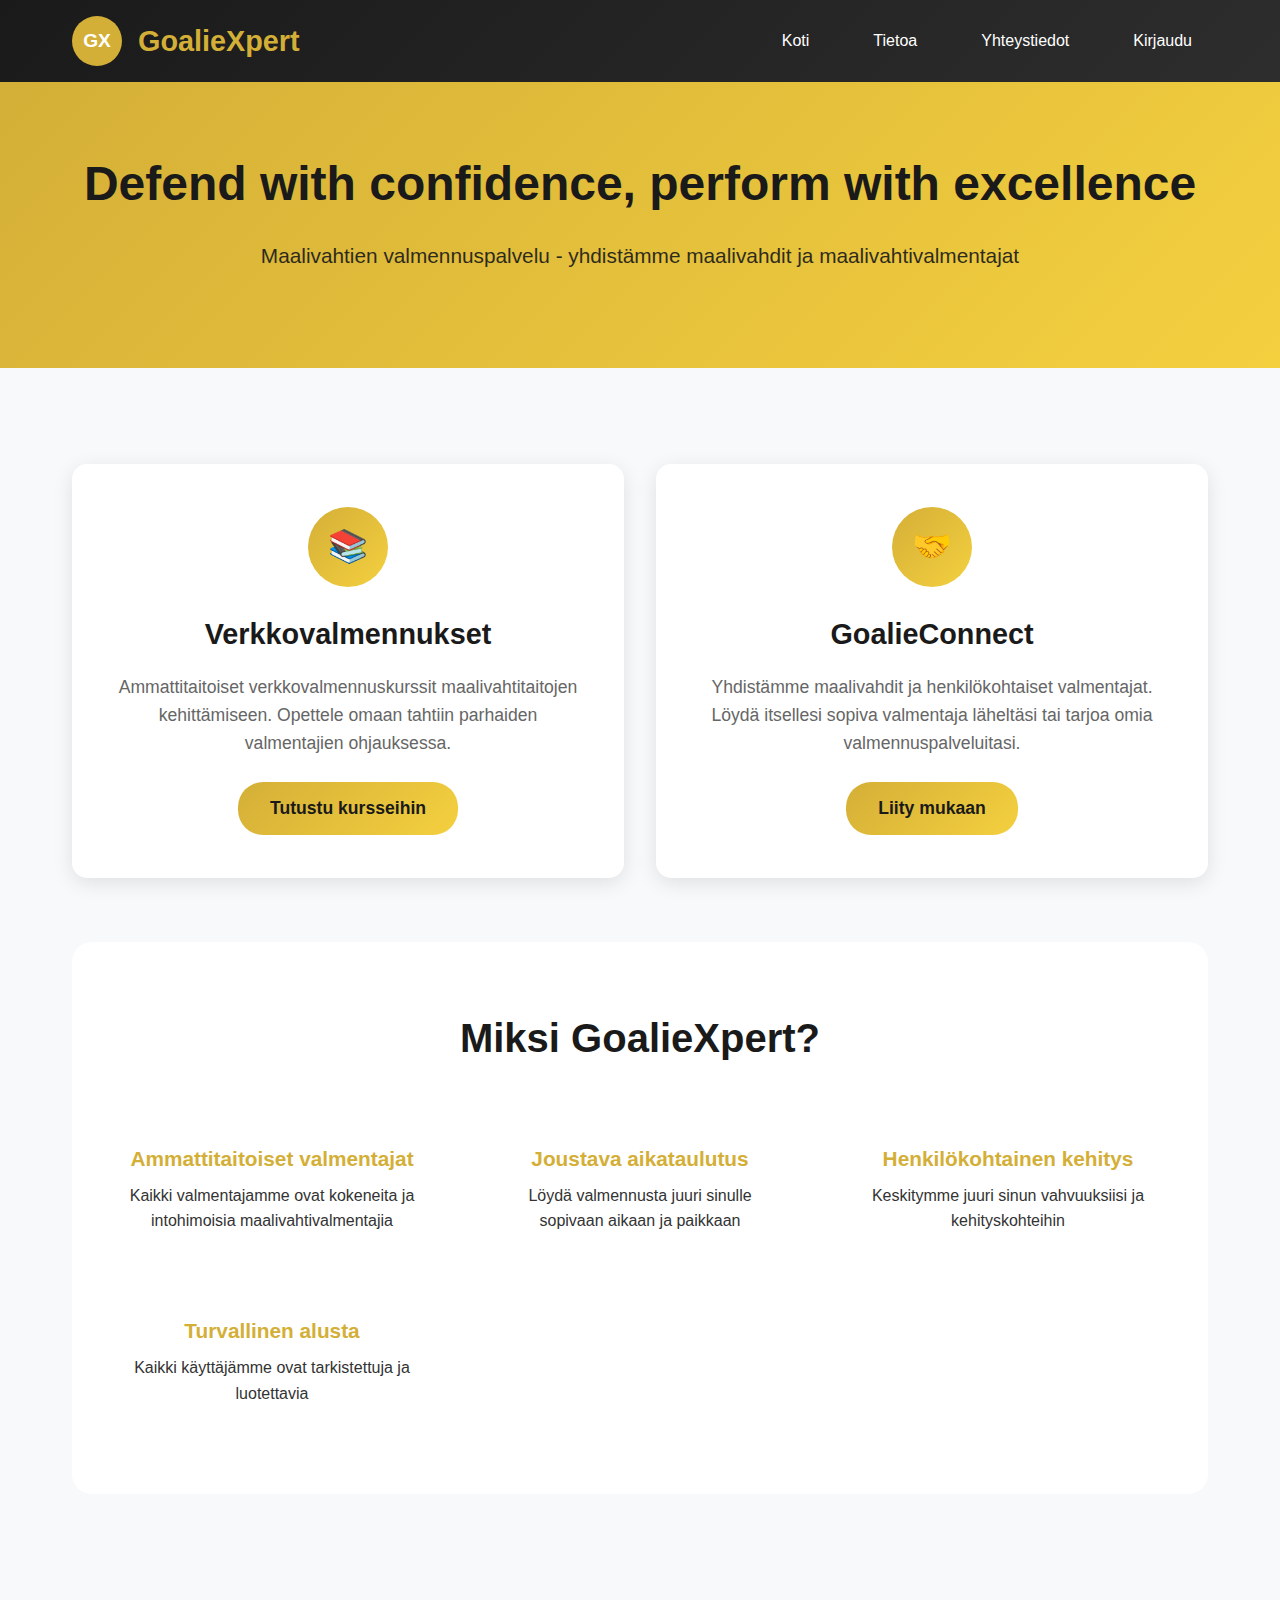
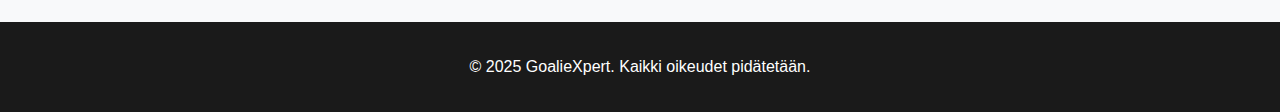
<file: index.html>
<!DOCTYPE html>
<html lang="fi">
<head>
    <meta charset="UTF-8">
    <meta name="viewport" content="width=device-width, initial-scale=1.0">
    <title>GoalieXpert - Defend with confidence, perform with excellence</title>
    <link rel="stylesheet" href="styles.css">
</head>
<body>
    <header class="header">
        <nav class="nav-container">
            <div class="logo">
                <div class="logo-img">GX</div>
                <h1>GoalieXpert</h1>
            </div>
            <ul class="nav-menu">
                <li><a href="#home">Koti</a></li>
                <li><a href="#about">Tietoa</a></li>
                <li><a href="#contact">Yhteystiedot</a></li>
                <li><a href="#login" onclick="showLogin()">Kirjaudu</a></li>
            </ul>
        </nav>
    </header>

    <section class="hero">
        <div class="hero-container">
            <h2>Defend with confidence, perform with excellence</h2>
            <p>Maalivahtien valmennuspalvelu - yhdistämme maalivahdit ja maalivahtivalmentajat</p>
        </div>
    </section>

    <main class="main-content">
        <div class="services-grid">
            <div class="service-card" onclick="openOnlineCoaching()">
                <div class="service-icon">📚</div>
                <h3>Verkkovalmennukset</h3>
                <p>Ammattitaitoiset verkkovalmennuskurssit maalivahtitaitojen kehittämiseen. Opettele omaan tahtiin parhaiden valmentajien ohjauksessa.</p>
                <button class="btn">Tutustu kursseihin</button>
            </div>

            <div class="service-card" onclick="openGoalieConnect()">
                <div class="service-icon">🤝</div>
                <h3>GoalieConnect</h3>
                <p>Yhdistämme maalivahdit ja henkilökohtaiset valmentajat. Löydä itsellesi sopiva valmentaja läheltäsi tai tarjoa omia valmennuspalveluitasi.</p>
                <button class="btn">Liity mukaan</button>
            </div>
        </div>

        <div class="features">
            <div class="features-container">
                <h2>Miksi GoalieXpert?</h2>
                <div class="features-grid">
                    <div class="feature-item">
                        <h4>Ammattitaitoiset valmentajat</h4>
                        <p>Kaikki valmentajamme ovat kokeneita ja intohimoisia maalivahtivalmentajia</p>
                    </div>
                    <div class="feature-item">
                        <h4>Joustava aikataulutus</h4>
                        <p>Löydä valmennusta juuri sinulle sopivaan aikaan ja paikkaan</p>
                    </div>
                    <div class="feature-item">
                        <h4>Henkilökohtainen kehitys</h4>
                        <p>Keskitymme juuri sinun vahvuuksiisi ja kehityskohteihin</p>
                    </div>
                    <div class="feature-item">
                        <h4>Turvallinen alusta</h4>
                        <p>Kaikki käyttäjämme ovat tarkistettuja ja luotettavia</p>
                    </div>
                </div>
            </div>
        </div>
    </main>

    <!-- Modal for login -->
    <div id="loginModal" class="modal">
        <div class="modal-content">
            <span class="close" onclick="closeModal()">&times;</span>
            <h3>Valitse käyttäjätyyppi</h3>
            <div style="margin-top: 2rem; display: flex; gap: 1rem; justify-content: center;">
                <button class="btn" onclick="loginAs('goalkeeper')">Maalivahti</button>
                <button class="btn" onclick="loginAs('coach')">Valmentaja</button>
            </div>
        </div>
    </div>

    <footer class="footer">
        <p>&copy; 2025 GoalieXpert. Kaikki oikeudet pidätetään.</p>
    </footer>

    <script src="script.js"></script>
</body>
</html>
</file>
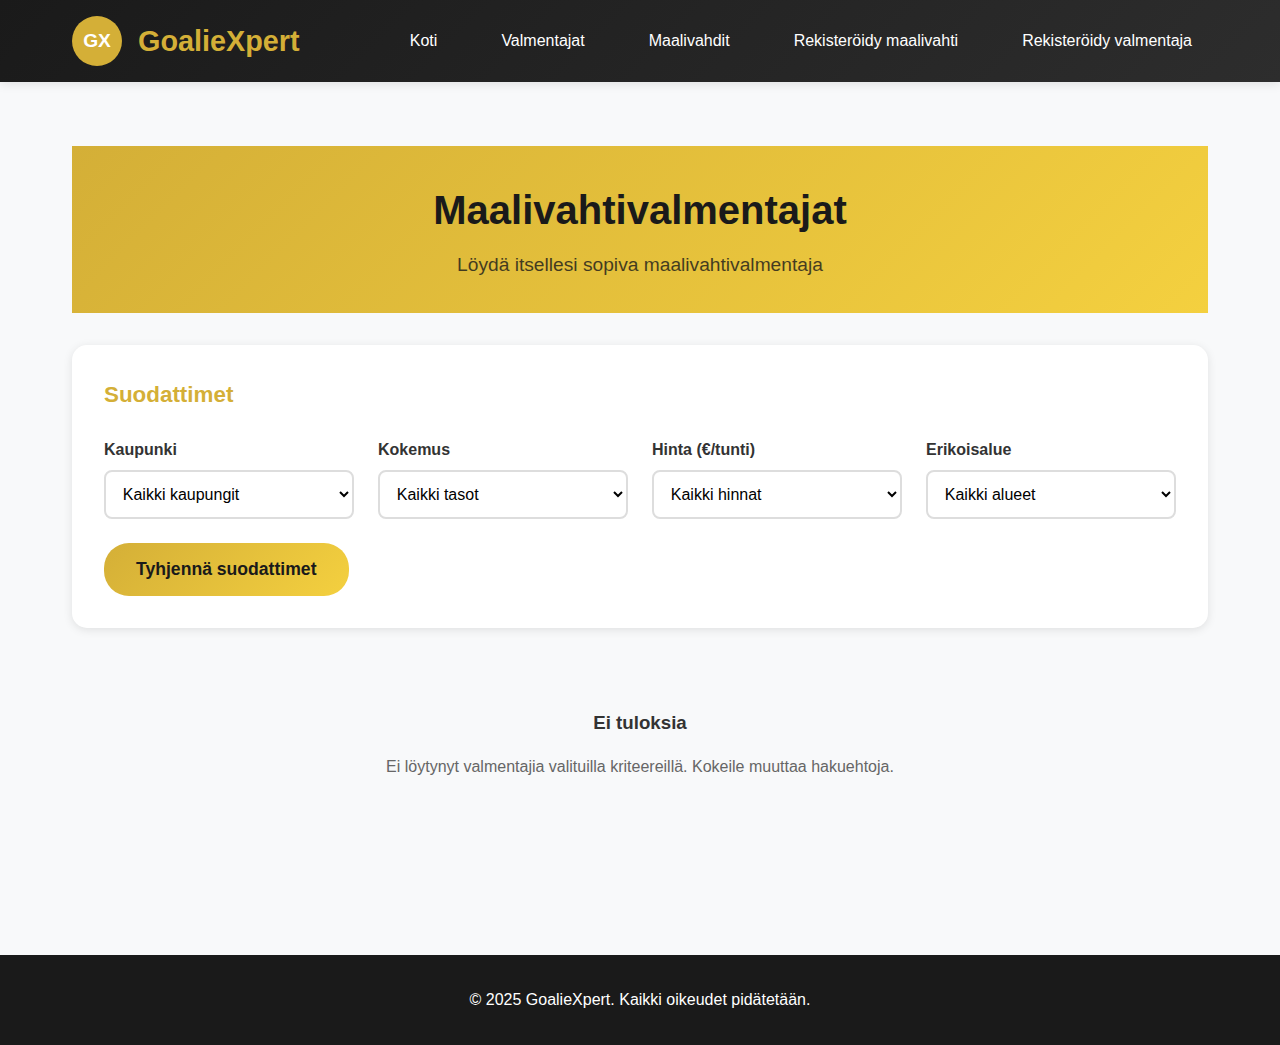
<file: booking-page.html>
<!DOCTYPE html>
<html lang="fi">
<head>
    <meta charset="UTF-8">
    <meta name="viewport" content="width=device-width, initial-scale=1.0">
    <title>Varaa tunti - GoalieXpert</title>
    <link rel="stylesheet" href="styles.css">
    <link rel="stylesheet" href="forms.css">
    <link rel="stylesheet" href="booking.css">
</head>
<body>
    <header class="header">
        <nav class="nav-container">
            <div class="logo">
                <div class="logo-img">GX</div>
                <h1><a href="index.html" style="color: #d4af37; text-decoration: none;">GoalieXpert</a></h1>
            </div>
            <ul class="nav-menu">
                <li><a href="coaches-list.html">Takaisin valmentajiin</a></li>
            </ul>
        </nav>
    </header>

    <main class="booking-container">
        <div class="booking-wrapper">
            <div id="coachInfo" class="coach-info-section">
                <!-- Valmentajan tiedot ladataan JavaScript:illä -->
            </div>

            <div class="booking-form-section">
                <h2>Varaa valmennustunti</h2>
                <p class="form-subtitle">Valitse sopiva aika ja lähetä varaus</p>

                <form id="bookingForm" class="booking-form">
                    <div class="form-section">
                        <h3>Varauksen tiedot</h3>
                        <div class="form-grid">
                            <div class="form-group">
                                <label for="preferredDate">Toivottu päivämäärä *</label>
                                <input type="date" id="preferredDate" name="preferredDate" required min="">
                            </div>
                            <div class="form-group">
                                <label for="preferredTime">Toivottu kellonaika *</label>
                                <select id="preferredTime" name="preferredTime" required>
                                    <option value="">Valitse aika</option>
                                </select>
                            </div>
                            <div class="form-group">
                                <label for="duration">Tunnin kesto *</label>
                                <select id="duration" name="duration" required>
                                    <option value="">Valitse kesto</option>
                                    <option value="60">60 minuuttia</option>
                                    <option value="90">90 minuuttia</option>
                                    <option value="120">120 minuuttia</option>
                                </select>
                            </div>
                            <div class="form-group">
                                <label for="location">Harjoituspaikka *</label>
                                <select id="location" name="location" required>
                                    <option value="">Valitse paikka</option>
                                    <option value="valmentajan-paikka">Valmentajan ehdottama paikka</option>
                                    <option value="oma-paikka">Oma harjoituspaikka</option>
                                    <option value="sovitaan-erikseen">Sovitaan erikseen</option>
                                </select>
                            </div>
                        </div>
                    </div>

                    <div class="form-section">
                        <h3>Valmennuksen painopisteet</h3>
                        <div class="form-group">
                            <label>Mitä haluaisit harjoitella? *</label>
                            <div class="checkbox-grid">
                                <label class="checkbox-item">
                                    <input type="checkbox" name="focus" value="torjuntatekniikka" required>
                                    Torjuntatekniikka
                                </label>
                                <label class="checkbox-item">
                                    <input type="checkbox" name="focus" value="jalkatyoskentely">
                                    Jalkatyöskentely
                                </label>
                                <label class="checkbox-item">
                                    <input type="checkbox" name="focus" value="syotot">
                                    Syötöt ja aloitukset
                                </label>
                                <label class="checkbox-item">
                                    <input type="checkbox" name="focus" value="pelinluku">
                                    Pelinluku
                                </label>
                                <label class="checkbox-item">
                                    <input type="checkbox" name="focus" value="kommunikointi">
                                    Kommunikointi
                                </label>
                                <label class="checkbox-item">
                                    <input type="checkbox" name="focus" value="henkinen-valmennus">
                                    Henkinen valmennus
                                </label>
                                <label class="checkbox-item">
                                    <input type="checkbox" name="focus" value="yksi-vastaan-yksi">
                                    1v1 tilanteet
                                </label>
                                <label class="checkbox-item">
                                    <input type="checkbox" name="focus" value="kulmapallot">
                                    Kulmapallot
                                </label>
                                <label class="checkbox-item">
                                    <input type="checkbox" name="focus" value="fyysinen-valmennus">
                                    Fyysinen valmennus
                                </label>
                            </div>
                        </div>

                        <div class="form-group">
                            <label for="additionalNotes">Lisätietoja valmennuksesta</label>
                            <textarea id="additionalNotes" name="additionalNotes" rows="4" placeholder="Kerro tarkemmin mitä haluaisit harjoitella, onko erityisiä toiveita..."></textarea>
                        </div>
                    </div>

                    <div class="form-section">
                        <h3>Yhteystiedot</h3>
                        <div class="form-grid">
                            <div class="form-group">
                                <label for="clientName">Nimi *</label>
                                <input type="text" id="clientName" name="clientName" required>
                            </div>
                            <div class="form-group">
                                <label for="clientEmail">Sähköposti *</label>
                                <input type="email" id="clientEmail" name="clientEmail" required>
                            </div>
                            <div class="form-group">
                                <label for="clientPhone">Puhelinnumero *</label>
                                <input type="tel" id="clientPhone" name="clientPhone" required>
                            </div>
                            <div class="form-group">
                                <label for="clientAge">Ikä</label>
                                <input type="number" id="clientAge" name="clientAge" min="5" max="60">
                            </div>
                        </div>
                    </div>

                    <div class="booking-summary" id="bookingSummary">
                        <!-- Yhteenveto ladataan JavaScript:illä -->
                    </div>

                    <div class="form-actions">
                        <button type="submit" class="btn btn-primary">Lähetä varaus</button>
                        <button type="button" class="btn btn-secondary" onclick="window.history.back()">Peruuta</button>
                    </div>
                </form>
            </div>
        </div>
    </main>

    <footer class="footer">
        <p>&copy; 2025 GoalieXpert. Kaikki oikeudet pidätetään.</p>
    </footer>

    <script src="script.js"></script>
    <script src="booking.js"></script>
</body>
</html>
</file>
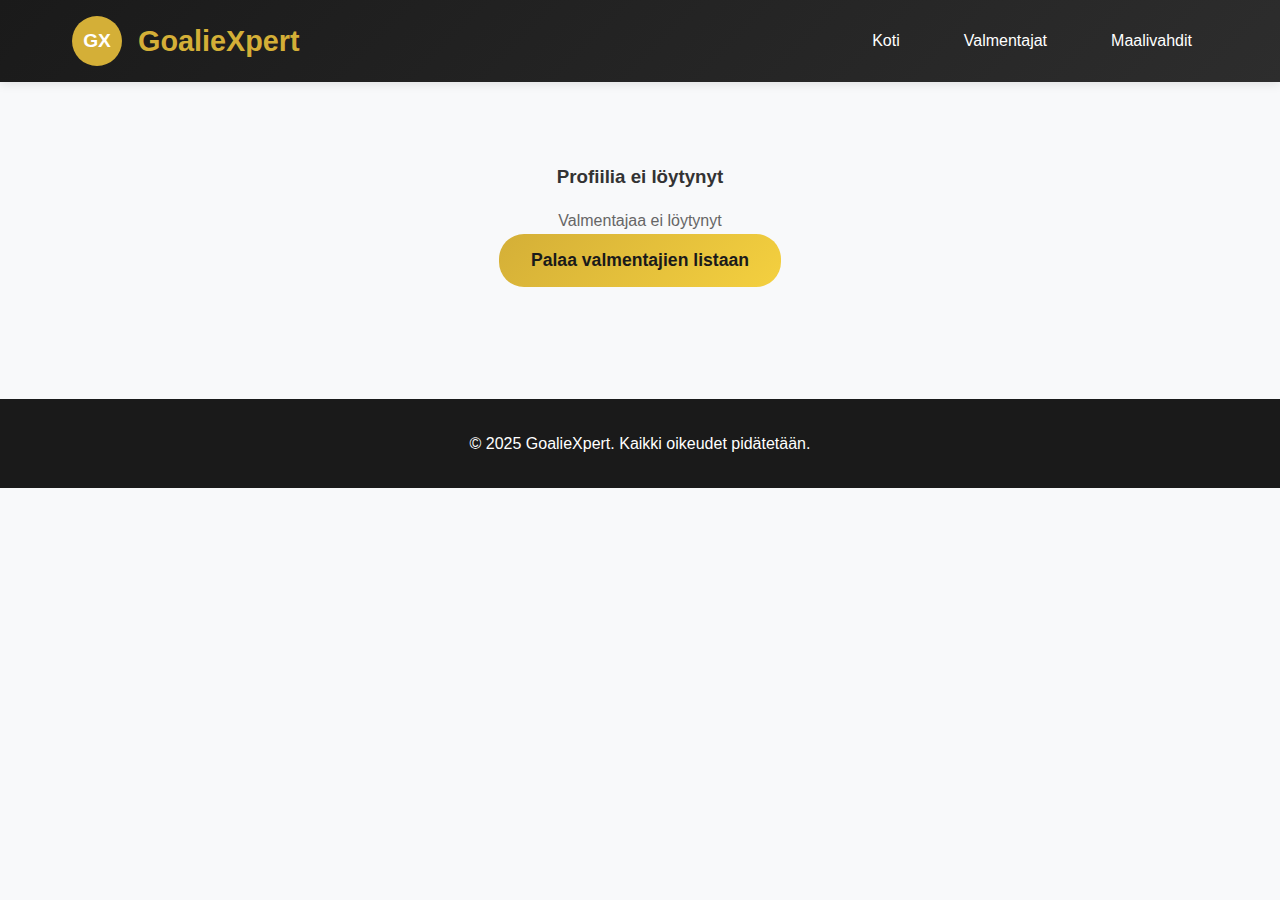
<file: coach-profile.html>
<!DOCTYPE html>
<html lang="fi">
<head>
    <meta charset="UTF-8">
    <meta name="viewport" content="width=device-width, initial-scale=1.0">
    <title>Valmentajaprofiili - GoalieXpert</title>
    <link rel="stylesheet" href="styles.css">
    <link rel="stylesheet" href="profile.css">
</head>
<body>
    <header class="header">
        <nav class="nav-container">
            <div class="logo">
                <div class="logo-img">GX</div>
                <h1><a href="index.html" style="color: #d4af37; text-decoration: none;">GoalieXpert</a></h1>
            </div>
            <ul class="nav-menu">
                <li><a href="index.html">Koti</a></li>
                <li><a href="coaches-list.html">Valmentajat</a></li>
                <li><a href="goalkeepers-list.html">Maalivahdit</a></li>
            </ul>
        </nav>
    </header>

    <main class="profile-container">
        <div id="profileContent">
            <!-- Profiili ladataan JavaScript:illä -->
        </div>
    </main>

    <footer class="footer">
        <p>&copy; 2025 GoalieXpert. Kaikki oikeudet pidätetään.</p>
    </footer>

    <script src="script.js"></script>
    <script src="coach-profile.js"></script>
</body>
</html>
</file>
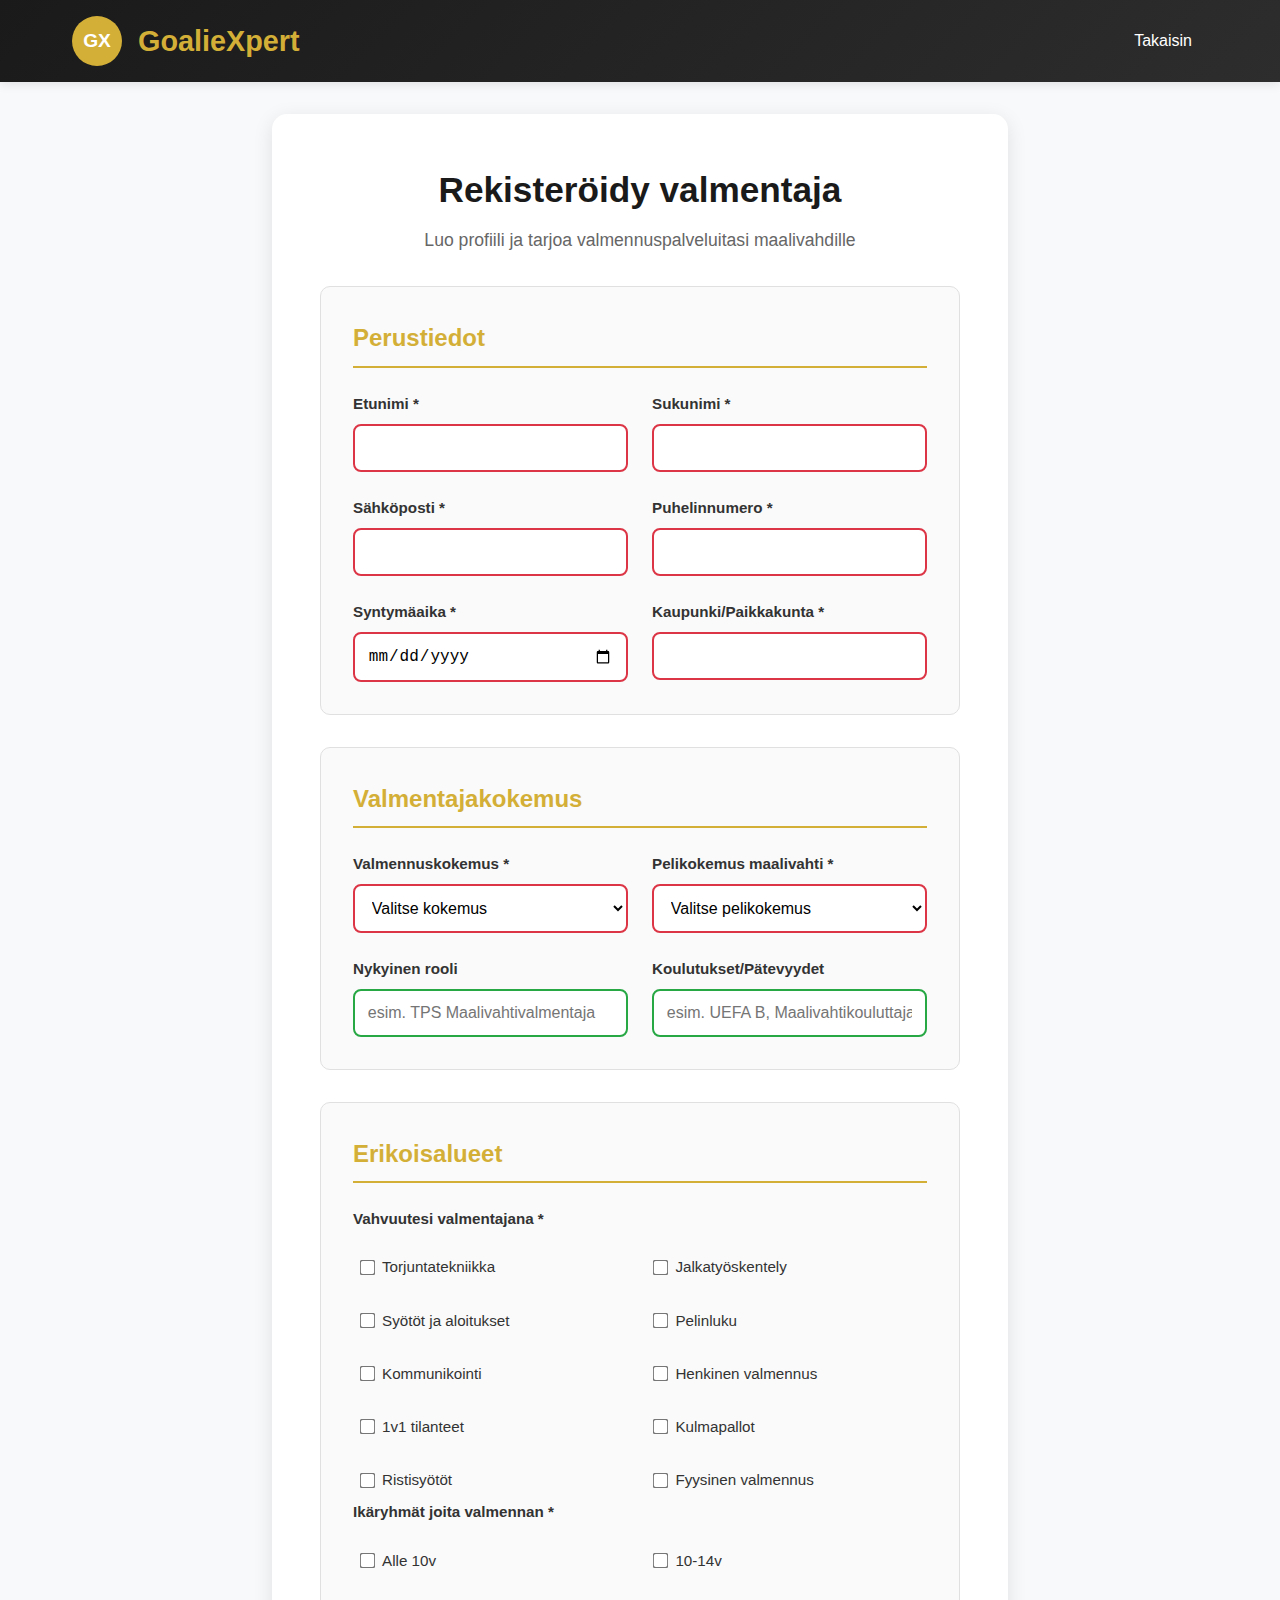
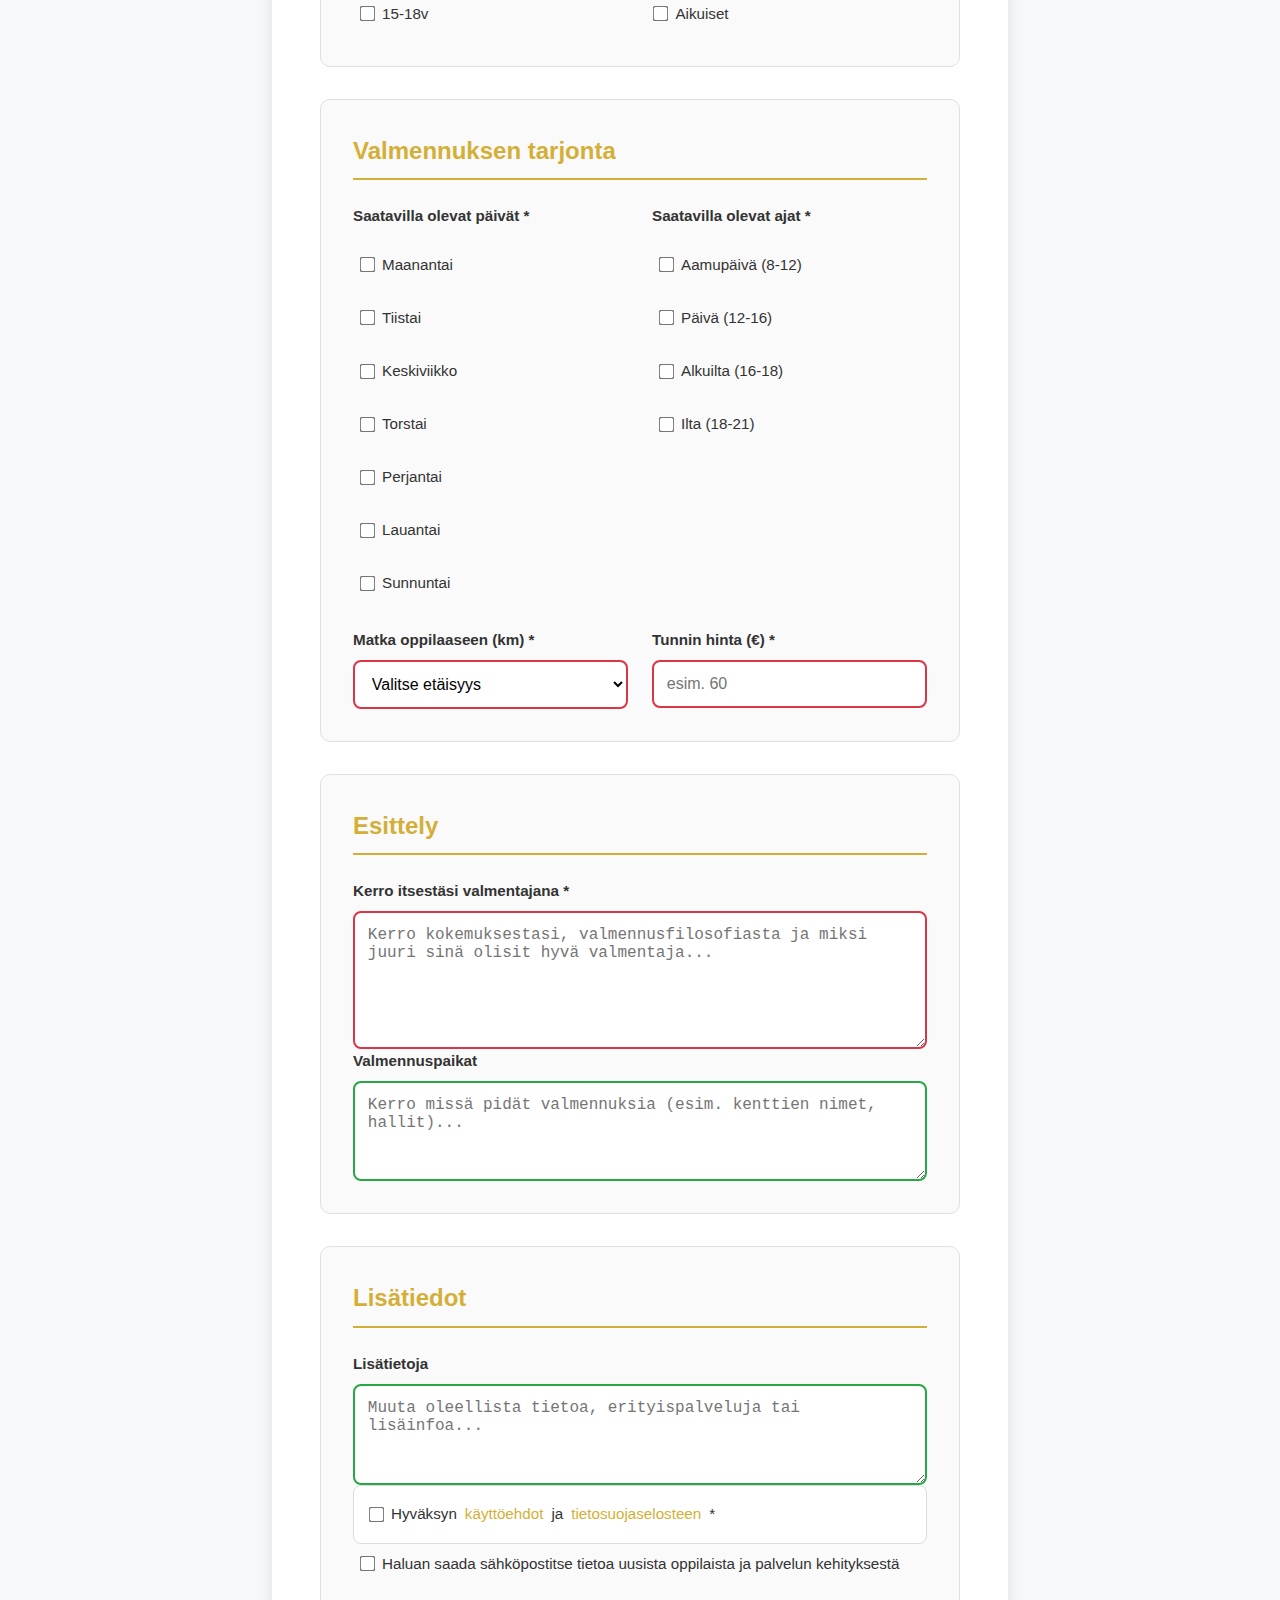
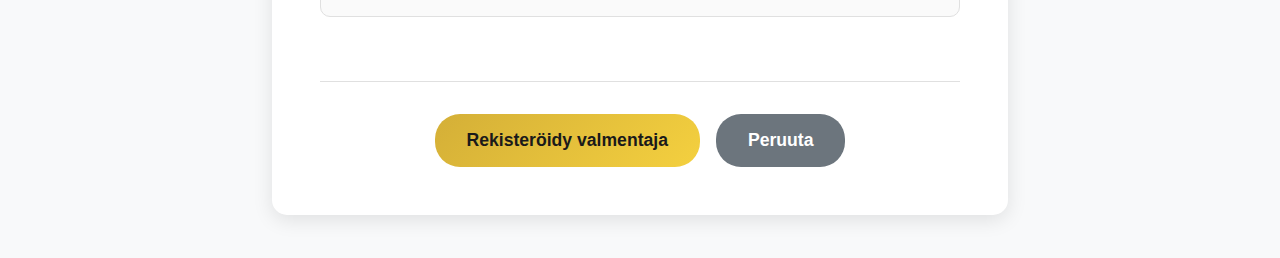
<file: coach-register.html>
<!DOCTYPE html>
<html lang="fi">
<head>
    <meta charset="UTF-8">
    <meta name="viewport" content="width=device-width, initial-scale=1.0">
    <title>Rekisteröidy valmentaja - GoalieXpert</title>
    <link rel="stylesheet" href="styles.css">
    <link rel="stylesheet" href="forms.css">
</head>
<body>
    <header class="header">
        <nav class="nav-container">
            <div class="logo">
                <div class="logo-img">GX</div>
                <h1><a href="index.html" style="color: #d4af37; text-decoration: none;">GoalieXpert</a></h1>
            </div>
            <ul class="nav-menu">
                <li><a href="index.html">Takaisin</a></li>
            </ul>
        </nav>
    </header>

    <main class="form-container">
        <div class="form-wrapper">
            <h2>Rekisteröidy valmentaja</h2>
            <p class="form-subtitle">Luo profiili ja tarjoa valmennuspalveluitasi maalivahdille</p>

            <form id="coachForm" class="registration-form">
                <div class="form-section">
                    <h3>Perustiedot</h3>
                    <div class="form-grid">
                        <div class="form-group">
                            <label for="firstName">Etunimi *</label>
                            <input type="text" id="firstName" name="firstName" required>
                        </div>
                        <div class="form-group">
                            <label for="lastName">Sukunimi *</label>
                            <input type="text" id="lastName" name="lastName" required>
                        </div>
                        <div class="form-group">
                            <label for="email">Sähköposti *</label>
                            <input type="email" id="email" name="email" required>
                        </div>
                        <div class="form-group">
                            <label for="phone">Puhelinnumero *</label>
                            <input type="tel" id="phone" name="phone" required>
                        </div>
                        <div class="form-group">
                            <label for="birthDate">Syntymäaika *</label>
                            <input type="date" id="birthDate" name="birthDate" required>
                        </div>
                        <div class="form-group">
                            <label for="city">Kaupunki/Paikkakunta *</label>
                            <input type="text" id="city" name="city" required>
                        </div>
                    </div>
                </div>

                <div class="form-section">
                    <h3>Valmentajakokemus</h3>
                    <div class="form-grid">
                        <div class="form-group">
                            <label for="coachingExperience">Valmennuskokemus *</label>
                            <select id="coachingExperience" name="coachingExperience" required>
                                <option value="">Valitse kokemus</option>
                                <option value="alle-1v">Alle 1 vuosi</option>
                                <option value="1-3v">1-3 vuotta</option>
                                <option value="3-5v">3-5 vuotta</option>
                                <option value="5-10v">5-10 vuotta</option>
                                <option value="yli-10v">Yli 10 vuotta</option>
                            </select>
                        </div>
                        <div class="form-group">
                            <label for="playingExperience">Pelikokemus maalivahti *</label>
                            <select id="playingExperience" name="playingExperience" required>
                                <option value="">Valitse pelikokemus</option>
                                <option value="harrastaja">Harrastajataso</option>
                                <option value="seurajuniorit">Seurajuniorit</option>
                                <option value="aluetaso">Aluetaso</option>
                                <option value="valtakunnallinen">Valtakunnallinen</option>
                                <option value="sm-sarja">SM-sarja</option>
                                <option value="maajoukkue">Maajoukkue</option>
                            </select>
                        </div>
                        <div class="form-group">
                            <label for="currentRole">Nykyinen rooli</label>
                            <input type="text" id="currentRole" name="currentRole" placeholder="esim. TPS Maalivahtivalmentaja">
                        </div>
                        <div class="form-group">
                            <label for="qualifications">Koulutukset/Pätevyydet</label>
                            <input type="text" id="qualifications" name="qualifications" placeholder="esim. UEFA B, Maalivahtikouluttaja">
                        </div>
                    </div>
                </div>

                <div class="form-section">
                    <h3>Erikoisalueet</h3>
                    <div class="form-group">
                        <label for="specialties">Vahvuutesi valmentajana *</label>
                        <div class="checkbox-grid">
                            <label class="checkbox-item">
                                <input type="checkbox" name="specialties" value="torjuntatekniikka" required>
                                Torjuntatekniikka
                            </label>
                            <label class="checkbox-item">
                                <input type="checkbox" name="specialties" value="jalkatyoskentely">
                                Jalkatyöskentely
                            </label>
                            <label class="checkbox-item">
                                <input type="checkbox" name="specialties" value="syotot">
                                Syötöt ja aloitukset
                            </label>
                            <label class="checkbox-item">
                                <input type="checkbox" name="specialties" value="pelinluku">
                                Pelinluku
                            </label>
                            <label class="checkbox-item">
                                <input type="checkbox" name="specialties" value="kommunikointi">
                                Kommunikointi
                            </label>
                            <label class="checkbox-item">
                                <input type="checkbox" name="specialties" value="henkinen-valmennus">
                                Henkinen valmennus
                            </label>
                            <label class="checkbox-item">
                                <input type="checkbox" name="specialties" value="yksi-vastaan-yksi">
                                1v1 tilanteet
                            </label>
                            <label class="checkbox-item">
                                <input type="checkbox" name="specialties" value="kulmapallot">
                                Kulmapallot
                            </label>
                            <label class="checkbox-item">
                                <input type="checkbox" name="specialties" value="ristisyotot">
                                Ristisyötöt
                            </label>
                            <label class="checkbox-item">
                                <input type="checkbox" name="specialties" value="fyysinen-valmennus">
                                Fyysinen valmennus
                            </label>
                        </div>
                    </div>

                    <div class="form-group">
                        <label for="ageGroups">Ikäryhmät joita valmennan *</label>
                        <div class="checkbox-grid">
                            <label class="checkbox-item">
                                <input type="checkbox" name="ageGroups" value="alle-10" required>
                                Alle 10v
                            </label>
                            <label class="checkbox-item">
                                <input type="checkbox" name="ageGroups" value="10-14">
                                10-14v
                            </label>
                            <label class="checkbox-item">
                                <input type="checkbox" name="ageGroups" value="15-18">
                                15-18v
                            </label>
                            <label class="checkbox-item">
                                <input type="checkbox" name="ageGroups" value="aikuiset">
                                Aikuiset
                            </label>
                        </div>
                    </div>
                </div>

                <div class="form-section">
                    <h3>Valmennuksen tarjonta</h3>
                    <div class="form-grid">
                        <div class="form-group">
                            <label for="availableDays">Saatavilla olevat päivät *</label>
                            <div class="checkbox-grid">
                                <label class="checkbox-item">
                                    <input type="checkbox" name="availableDays" value="maanantai" required>
                                    Maanantai
                                </label>
                                <label class="checkbox-item">
                                    <input type="checkbox" name="availableDays" value="tiistai">
                                    Tiistai
                                </label>
                                <label class="checkbox-item">
                                    <input type="checkbox" name="availableDays" value="keskiviikko">
                                    Keskiviikko
                                </label>
                                <label class="checkbox-item">
                                    <input type="checkbox" name="availableDays" value="torstai">
                                    Torstai
                                </label>
                                <label class="checkbox-item">
                                    <input type="checkbox" name="availableDays" value="perjantai">
                                    Perjantai
                                </label>
                                <label class="checkbox-item">
                                    <input type="checkbox" name="availableDays" value="lauantai">
                                    Lauantai
                                </label>
                                <label class="checkbox-item">
                                    <input type="checkbox" name="availableDays" value="sunnuntai">
                                    Sunnuntai
                                </label>
                            </div>
                        </div>

                        <div class="form-group">
                            <label for="availableTimes">Saatavilla olevat ajat *</label>
                            <div class="checkbox-grid">
                                <label class="checkbox-item">
                                    <input type="checkbox" name="availableTimes" value="aamur" required>
                                    Aamupäivä (8-12)
                                </label>
                                <label class="checkbox-item">
                                    <input type="checkbox" name="availableTimes" value="paiva">
                                    Päivä (12-16)
                                </label>
                                <label class="checkbox-item">
                                    <input type="checkbox" name="availableTimes" value="alkuilta">
                                    Alkuilta (16-18)
                                </label>
                                <label class="checkbox-item">
                                    <input type="checkbox" name="availableTimes" value="ilta">
                                    Ilta (18-21)
                                </label>
                            </div>
                        </div>

                        <div class="form-group">
                            <label for="travelDistance">Matka oppilaaseen (km) *</label>
                            <select id="travelDistance" name="travelDistance" required>
                                <option value="">Valitse etäisyys</option>
                                <option value="5">Alle 5 km</option>
                                <option value="10">Alle 10 km</option>
                                <option value="20">Alle 20 km</option>
                                <option value="50">Alle 50 km</option>
                                <option value="100">Yli 50 km</option>
                            </select>
                        </div>

                        <div class="form-group">
                            <label for="sessionPrice">Tunnin hinta (€) *</label>
                            <input type="number" id="sessionPrice" name="sessionPrice" min="20" max="200" required placeholder="esim. 60">
                        </div>
                    </div>
                </div>

                <div class="form-section">
                    <h3>Esittely</h3>
                    <div class="form-group">
                        <label for="bio">Kerro itsestäsi valmentajana *</label>
                        <textarea id="bio" name="bio" rows="6" required placeholder="Kerro kokemuksestasi, valmennusfilosofiasta ja miksi juuri sinä olisit hyvä valmentaja..."></textarea>
                    </div>

                    <div class="form-group">
                        <label for="trainingLocations">Valmennuspaikat</label>
                        <textarea id="trainingLocations" name="trainingLocations" rows="3" placeholder="Kerro missä pidät valmennuksia (esim. kenttien nimet, hallit)..."></textarea>
                    </div>
                </div>

                <div class="form-section">
                    <h3>Lisätiedot</h3>
                    <div class="form-group">
                        <label for="additionalInfo">Lisätietoja</label>
                        <textarea id="additionalInfo" name="additionalInfo" rows="4" placeholder="Muuta oleellista tietoa, erityispalveluja tai lisäinfoa..."></textarea>
                    </div>

                    <div class="form-group">
                        <label class="checkbox-item terms-checkbox">
                            <input type="checkbox" name="acceptTerms" required>
                            Hyväksyn <a href="#" target="_blank">käyttöehdot</a> ja <a href="#" target="_blank">tietosuojaselosteen</a> *
                        </label>
                    </div>

                    <div class="form-group">
                        <label class="checkbox-item">
                            <input type="checkbox" name="newsletter">
                            Haluan saada sähköpostitse tietoa uusista oppilaista ja palvelun kehityksestä
                        </label>
                    </div>
                </div>

                <div class="form-actions">
                    <button type="submit" class="btn btn-primary">Rekisteröidy valmentaja</button>
                    <button type="button" class="btn btn-secondary" onclick="window.history.back()">Peruuta</button>
                </div>
            </form>
        </div>
    </main>

    <script src="script.js"></script>
    <script src="coach-register.js"></script>
</body>
</html>
</file>
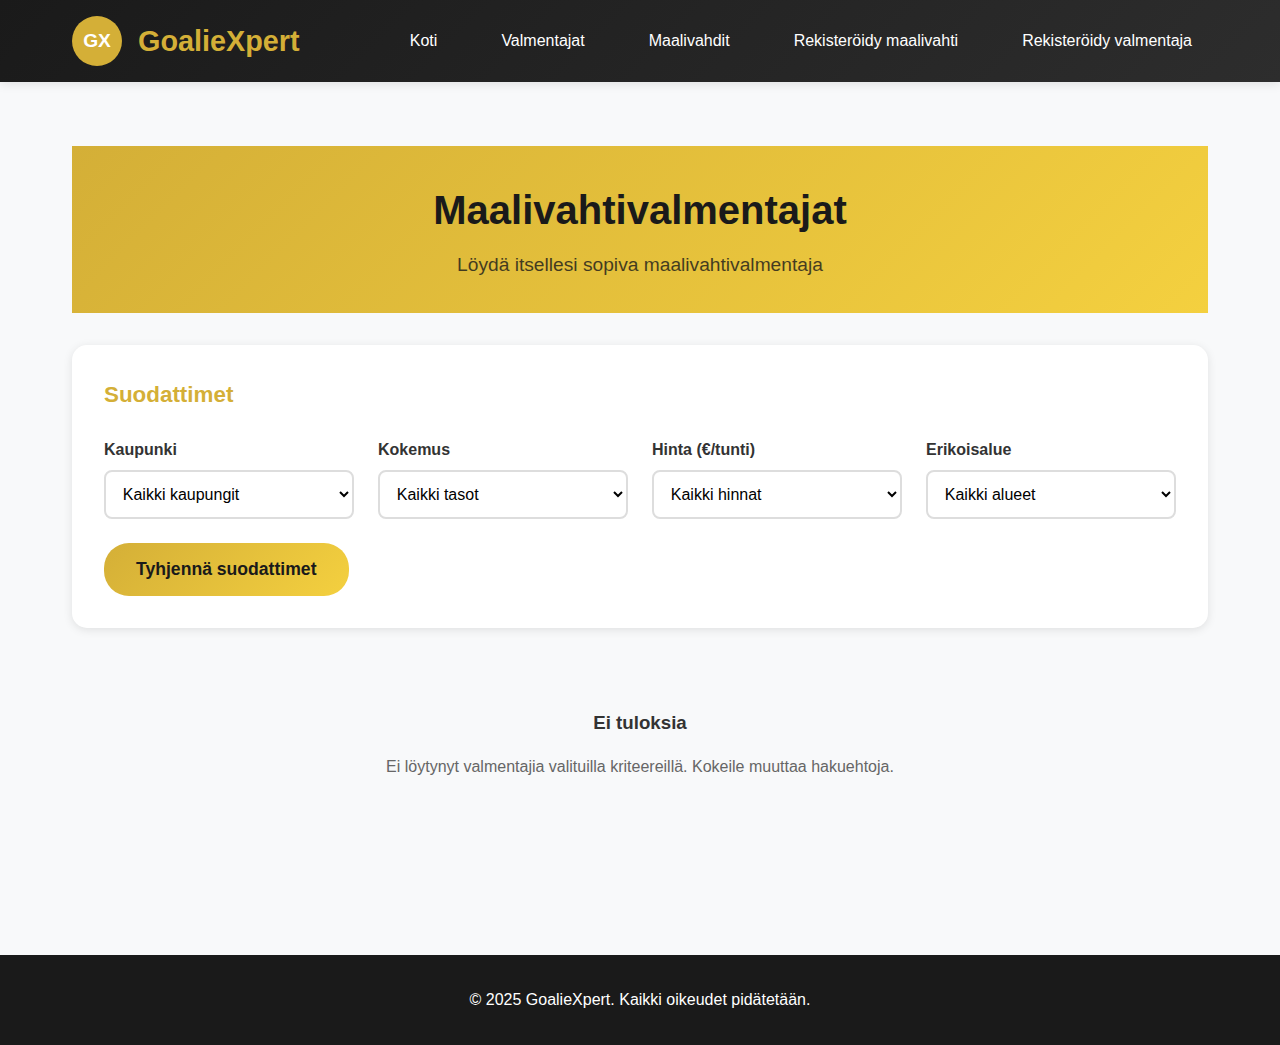
<file: coaches-list.html>
<!DOCTYPE html>
<html lang="fi">
<head>
    <meta charset="UTF-8">
    <meta name="viewport" content="width=device-width, initial-scale=1.0">
    <title>Valmentajat - GoalieXpert</title>
    <link rel="stylesheet" href="styles.css">
    <link rel="stylesheet" href="coaches-list.css">
</head>
<body>
    <header class="header">
        <nav class="nav-container">
            <div class="logo">
                <div class="logo-img">GX</div>
                <h1><a href="index.html" style="color: #d4af37; text-decoration: none;">GoalieXpert</a></h1>
            </div>
            <ul class="nav-menu">
                <li><a href="index.html">Koti</a></li>
                <li><a href="coaches-list.html">Valmentajat</a></li>
                <li><a href="goalkeepers-list.html">Maalivahdit</a></li>
                <li><a href="goalkeeper-register.html">Rekisteröidy maalivahti</a></li>
                <li><a href="coach-register.html">Rekisteröidy valmentaja</a></li>
            </ul>
        </nav>
    </header>

    <main class="main-content">
        <div class="page-header">
            <h1>Maalivahtivalmentajat</h1>
            <p>Löydä itsellesi sopiva maalivahtivalmentaja</p>
        </div>

        <div class="filters-section">
            <div class="filters-container">
                <h3>Suodattimet</h3>
                <div class="filters-grid">
                    <div class="filter-group">
                        <label for="cityFilter">Kaupunki</label>
                        <select id="cityFilter">
                            <option value="">Kaikki kaupungit</option>
                            <option value="helsinki">Helsinki</option>
                            <option value="espoo">Espoo</option>
                            <option value="vantaa">Vantaa</option>
                            <option value="turku">Turku</option>
                            <option value="tampere">Tampere</option>
                            <option value="oulu">Oulu</option>
                        </select>
                    </div>
                    <div class="filter-group">
                        <label for="experienceFilter">Kokemus</label>
                        <select id="experienceFilter">
                            <option value="">Kaikki tasot</option>
                            <option value="1-3v">1-3 vuotta</option>
                            <option value="3-5v">3-5 vuotta</option>
                            <option value="5-10v">5-10 vuotta</option>
                            <option value="yli-10v">Yli 10 vuotta</option>
                        </select>
                    </div>
                    <div class="filter-group">
                        <label for="priceFilter">Hinta (€/tunti)</label>
                        <select id="priceFilter">
                            <option value="">Kaikki hinnat</option>
                            <option value="0-40">Alle 40€</option>
                            <option value="40-60">40-60€</option>
                            <option value="60-80">60-80€</option>
                            <option value="80-100">Yli 80€</option>
                        </select>
                    </div>
                    <div class="filter-group">
                        <label for="specialtyFilter">Erikoisalue</label>
                        <select id="specialtyFilter">
                            <option value="">Kaikki alueet</option>
                            <option value="torjuntatekniikka">Torjuntatekniikka</option>
                            <option value="jalkatyoskentely">Jalkatyöskentely</option>
                            <option value="henkinen-valmennus">Henkinen valmennus</option>
                            <option value="yksi-vastaan-yksi">1v1 tilanteet</option>
                        </select>
                    </div>
                </div>
                <button id="clearFilters" class="btn btn-secondary">Tyhjennä suodattimet</button>
            </div>
        </div>

        <div class="coaches-grid" id="coachesGrid">
            <!-- Valmentajat ladataan JavaScript:illä -->
        </div>

        <div id="noResults" class="no-results" style="display: none;">
            <h3>Ei tuloksia</h3>
            <p>Ei löytynyt valmentajia valituilla kriteereillä. Kokeile muuttaa hakuehtoja.</p>
        </div>
    </main>

    <footer class="footer">
        <p>&copy; 2025 GoalieXpert. Kaikki oikeudet pidätetään.</p>
    </footer>

    <script src="script.js"></script>
    <script src="coaches-list.js"></script>
</body>
</html>
</file>
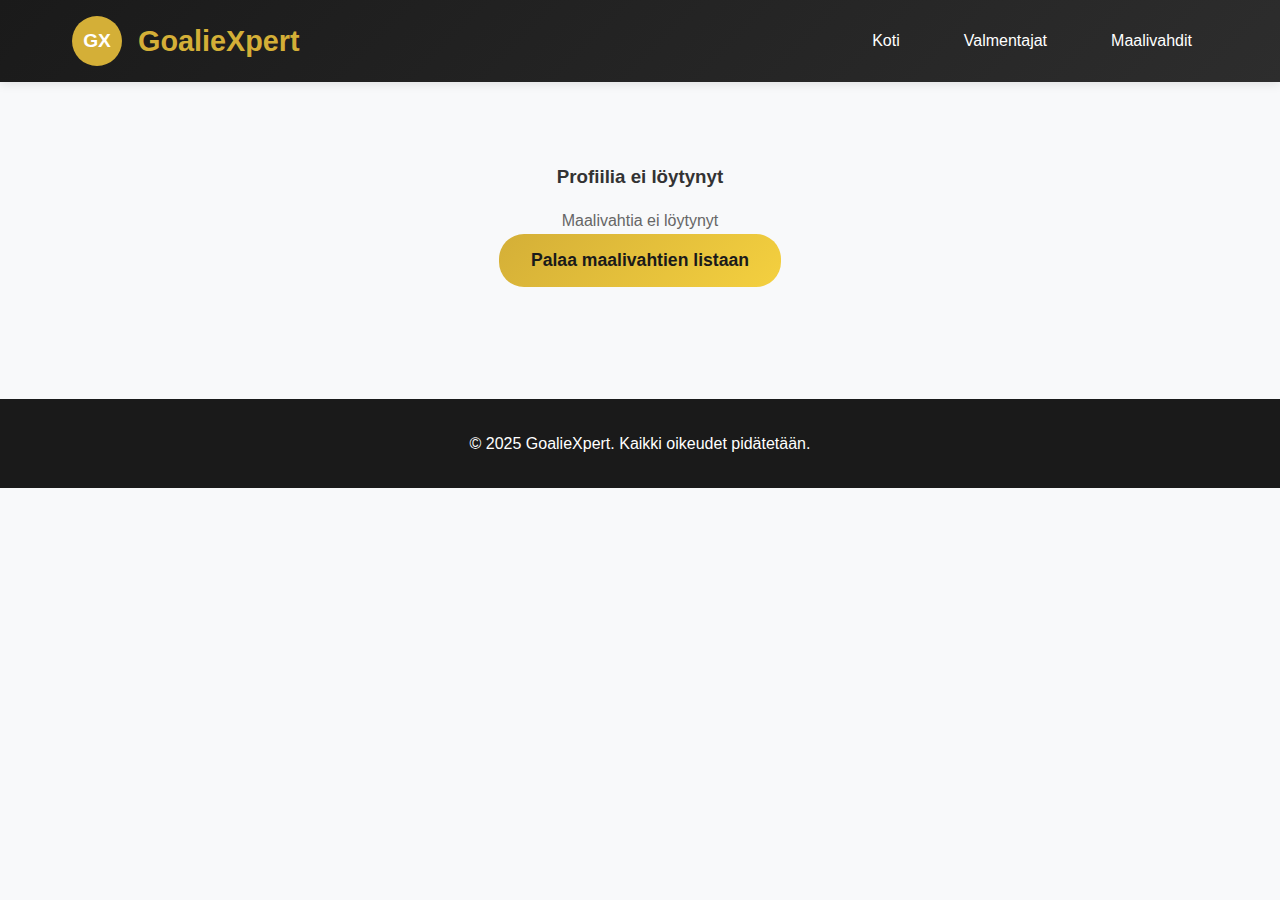
<file: goalkeeper-profile.html>
<!DOCTYPE html>
<html lang="fi">
<head>
    <meta charset="UTF-8">
    <meta name="viewport" content="width=device-width, initial-scale=1.0">
    <title>Maalivahtinprofiili - GoalieXpert</title>
    <link rel="stylesheet" href="styles.css">
    <link rel="stylesheet" href="profile.css">
</head>
<body>
    <header class="header">
        <nav class="nav-container">
            <div class="logo">
                <div class="logo-img">GX</div>
                <h1><a href="index.html" style="color: #d4af37; text-decoration: none;">GoalieXpert</a></h1>
            </div>
            <ul class="nav-menu">
                <li><a href="index.html">Koti</a></li>
                <li><a href="coaches-list.html">Valmentajat</a></li>
                <li><a href="goalkeepers-list.html">Maalivahdit</a></li>
            </ul>
        </nav>
    </header>

    <main class="profile-container">
        <div id="profileContent">
            <!-- Profiili ladataan JavaScript:illä -->
        </div>
    </main>

    <footer class="footer">
        <p>&copy; 2025 GoalieXpert. Kaikki oikeudet pidätetään.</p>
    </footer>

    <script src="script.js"></script>
    <script src="goalkeeper-profile.js"></script>
</body>
</html>
</file>
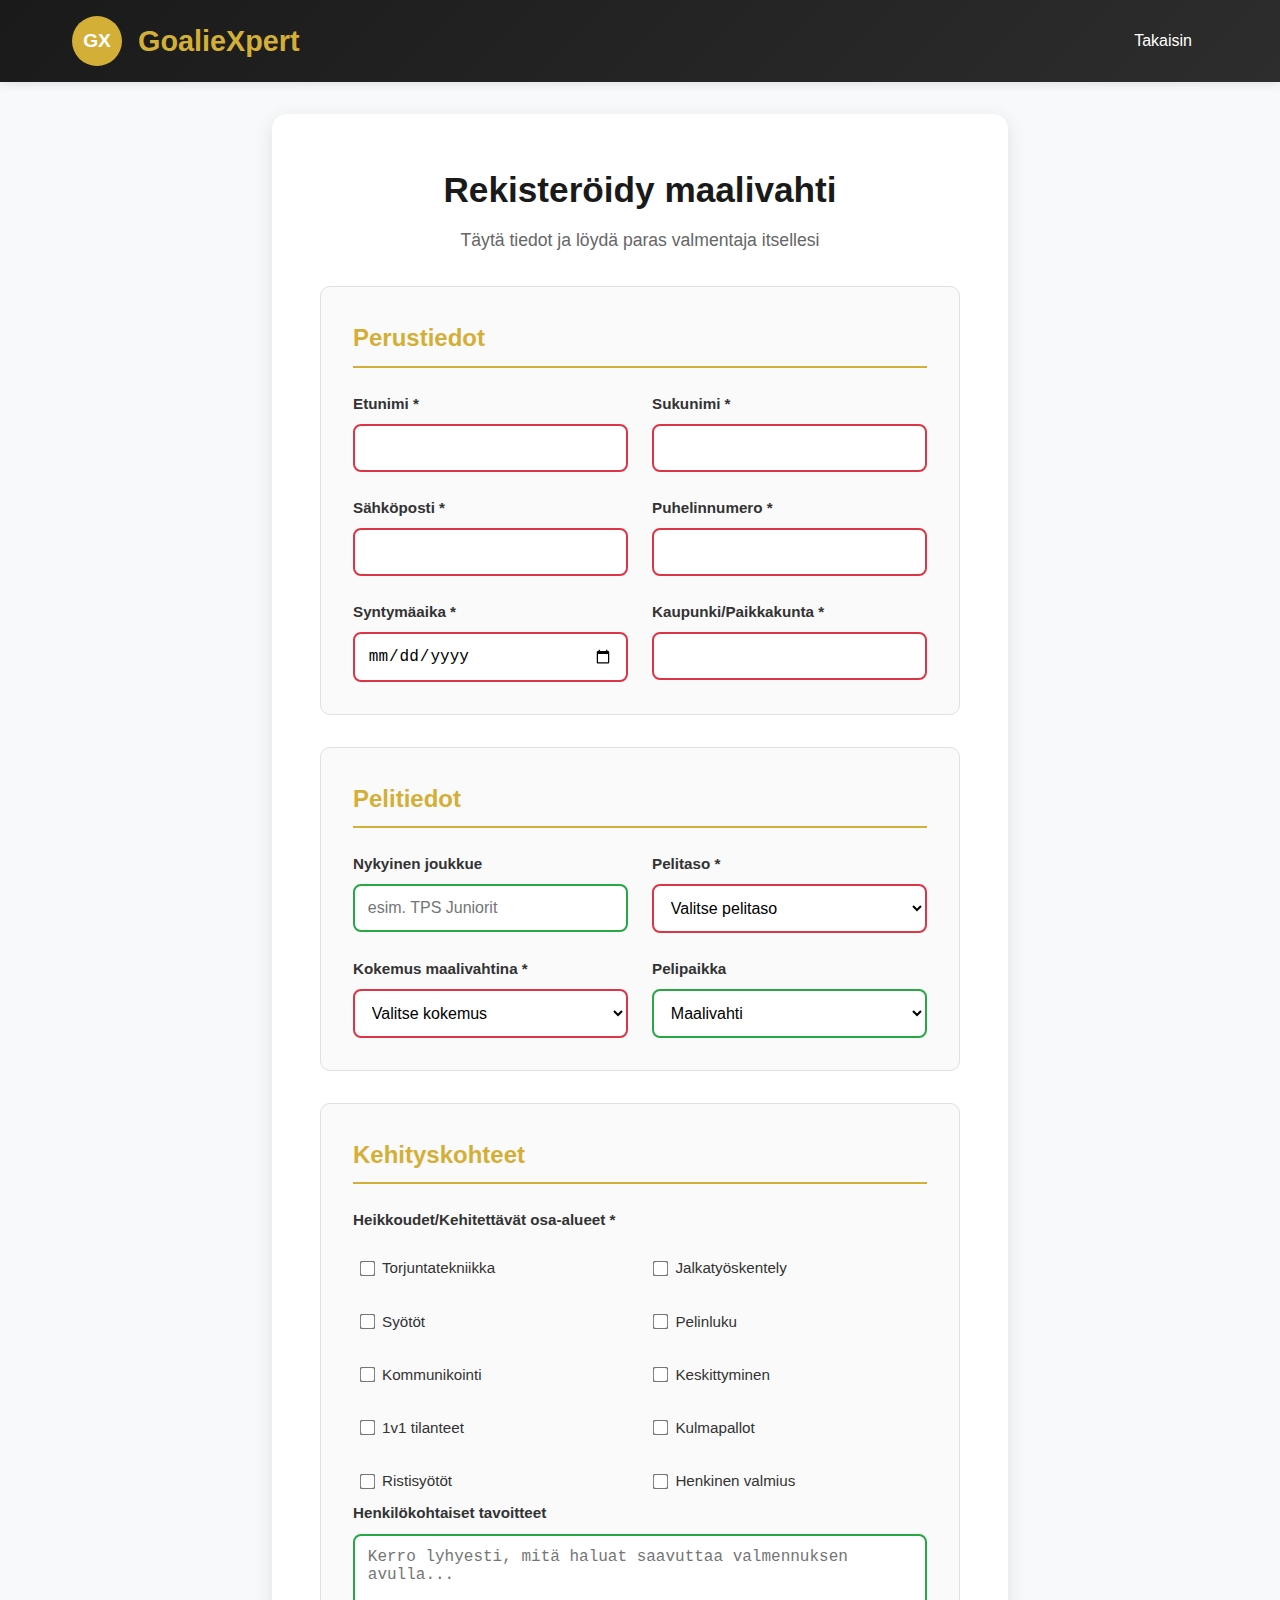
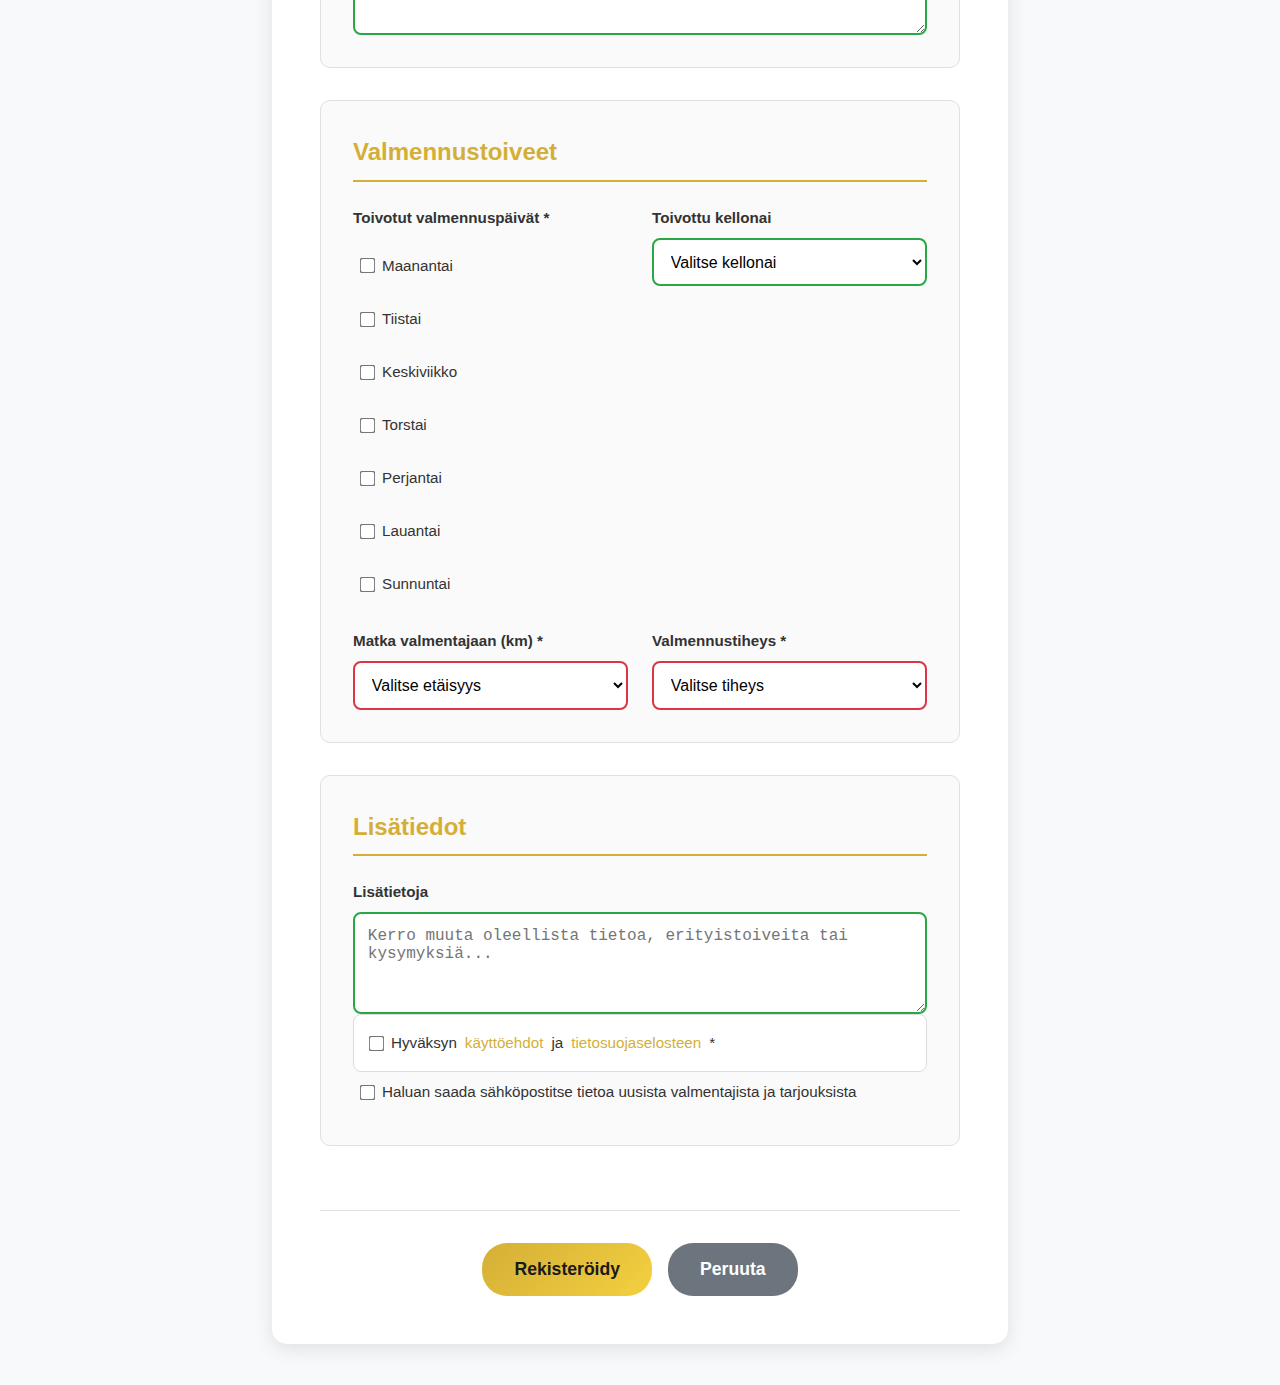
<file: goalkeeper-register.html>
<!DOCTYPE html>
<html lang="fi">
<head>
    <meta charset="UTF-8">
    <meta name="viewport" content="width=device-width, initial-scale=1.0">
    <title>Rekisteröidy maalivahti - GoalieXpert</title>
    <link rel="stylesheet" href="styles.css">
    <link rel="stylesheet" href="forms.css">
</head>
<body>
    <header class="header">
        <nav class="nav-container">
            <div class="logo">
                <div class="logo-img">GX</div>
                <h1><a href="index.html" style="color: #d4af37; text-decoration: none;">GoalieXpert</a></h1>
            </div>
            <ul class="nav-menu">
                <li><a href="index.html">Takaisin</a></li>
            </ul>
        </nav>
    </header>

    <main class="form-container">
        <div class="form-wrapper">
            <h2>Rekisteröidy maalivahti</h2>
            <p class="form-subtitle">Täytä tiedot ja löydä paras valmentaja itsellesi</p>

            <form id="goalkeeperForm" class="registration-form">
                <div class="form-section">
                    <h3>Perustiedot</h3>
                    <div class="form-grid">
                        <div class="form-group">
                            <label for="firstName">Etunimi *</label>
                            <input type="text" id="firstName" name="firstName" required>
                        </div>
                        <div class="form-group">
                            <label for="lastName">Sukunimi *</label>
                            <input type="text" id="lastName" name="lastName" required>
                        </div>
                        <div class="form-group">
                            <label for="email">Sähköposti *</label>
                            <input type="email" id="email" name="email" required>
                        </div>
                        <div class="form-group">
                            <label for="phone">Puhelinnumero *</label>
                            <input type="tel" id="phone" name="phone" required>
                        </div>
                        <div class="form-group">
                            <label for="birthDate">Syntymäaika *</label>
                            <input type="date" id="birthDate" name="birthDate" required>
                        </div>
                        <div class="form-group">
                            <label for="city">Kaupunki/Paikkakunta *</label>
                            <input type="text" id="city" name="city" required>
                        </div>
                    </div>
                </div>

                <div class="form-section">
                    <h3>Pelitiedot</h3>
                    <div class="form-grid">
                        <div class="form-group">
                            <label for="currentTeam">Nykyinen joukkue</label>
                            <input type="text" id="currentTeam" name="currentTeam" placeholder="esim. TPS Juniorit">
                        </div>
                        <div class="form-group">
                            <label for="playingLevel">Pelitaso *</label>
                            <select id="playingLevel" name="playingLevel" required>
                                <option value="">Valitse pelitaso</option>
                                <option value="harrastaja">Harrastaja</option>
                                <option value="seurajuniorit">Seurajuniorit</option>
                                <option value="aluetaso">Aluetaso</option>
                                <option value="valtakunnallinen">Valtakunnallinen</option>
                                <option value="sm-sarja">SM-sarja</option>
                            </select>
                        </div>
                        <div class="form-group">
                            <label for="experience">Kokemus maalivahtina *</label>
                            <select id="experience" name="experience" required>
                                <option value="">Valitse kokemus</option>
                                <option value="alle-1v">Alle 1 vuosi</option>
                                <option value="1-3v">1-3 vuotta</option>
                                <option value="3-5v">3-5 vuotta</option>
                                <option value="5-10v">5-10 vuotta</option>
                                <option value="yli-10v">Yli 10 vuotta</option>
                            </select>
                        </div>
                        <div class="form-group">
                            <label for="position">Pelipaikka</label>
                            <select id="position" name="position">
                                <option value="maalivahti">Maalivahti</option>
                                <option value="varamaalivahti">Varamaalivahti</option>
                                <option value="kenttapelaaja-maalivahti">Kenttäpelaaja + Maalivahti</option>
                            </select>
                        </div>
                    </div>
                </div>

                <div class="form-section">
                    <h3>Kehityskohteet</h3>
                    <div class="form-group">
                        <label for="weaknesses">Heikkoudet/Kehitettävät osa-alueet *</label>
                        <div class="checkbox-grid">
                            <label class="checkbox-item">
                                <input type="checkbox" name="weaknesses" value="torjuntatekniikka">
                                Torjuntatekniikka
                            </label>
                            <label class="checkbox-item">
                                <input type="checkbox" name="weaknesses" value="jalkatyoskentely">
                                Jalkatyöskentely
                            </label>
                            <label class="checkbox-item">
                                <input type="checkbox" name="weaknesses" value="syotot">
                                Syötöt
                            </label>
                            <label class="checkbox-item">
                                <input type="checkbox" name="weaknesses" value="pelinluku">
                                Pelinluku
                            </label>
                            <label class="checkbox-item">
                                <input type="checkbox" name="weaknesses" value="kommunikointi">
                                Kommunikointi
                            </label>
                            <label class="checkbox-item">
                                <input type="checkbox" name="weaknesses" value="keskittyminen">
                                Keskittyminen
                            </label>
                            <label class="checkbox-item">
                                <input type="checkbox" name="weaknesses" value="yksi-vastaan-yksi">
                                1v1 tilanteet
                            </label>
                            <label class="checkbox-item">
                                <input type="checkbox" name="weaknesses" value="kulmapallot">
                                Kulmapallot
                            </label>
                            <label class="checkbox-item">
                                <input type="checkbox" name="weaknesses" value="ristisyotot">
                                Ristisyötöt
                            </label>
                            <label class="checkbox-item">
                                <input type="checkbox" name="weaknesses" value="henkinen-valmius">
                                Henkinen valmius
                            </label>
                        </div>
                    </div>

                    <div class="form-group">
                        <label for="goals">Henkilökohtaiset tavoitteet</label>
                        <textarea id="goals" name="goals" rows="4" placeholder="Kerro lyhyesti, mitä haluat saavuttaa valmennuksen avulla..."></textarea>
                    </div>
                </div>

                <div class="form-section">
                    <h3>Valmennustoiveet</h3>
                    <div class="form-grid">
                        <div class="form-group">
                            <label for="preferredDays">Toivotut valmennuspäivät *</label>
                            <div class="checkbox-grid">
                                <label class="checkbox-item">
                                    <input type="checkbox" name="preferredDays" value="maanantai" required>
                                    Maanantai
                                </label>
                                <label class="checkbox-item">
                                    <input type="checkbox" name="preferredDays" value="tiistai">
                                    Tiistai
                                </label>
                                <label class="checkbox-item">
                                    <input type="checkbox" name="preferredDays" value="keskiviikko">
                                    Keskiviikko
                                </label>
                                <label class="checkbox-item">
                                    <input type="checkbox" name="preferredDays" value="torstai">
                                    Torstai
                                </label>
                                <label class="checkbox-item">
                                    <input type="checkbox" name="preferredDays" value="perjantai">
                                    Perjantai
                                </label>
                                <label class="checkbox-item">
                                    <input type="checkbox" name="preferredDays" value="lauantai">
                                    Lauantai
                                </label>
                                <label class="checkbox-item">
                                    <input type="checkbox" name="preferredDays" value="sunnuntai">
                                    Sunnuntai
                                </label>
                            </div>
                        </div>

                        <div class="form-group">
                            <label for="preferredTime">Toivottu kellonai</label>
                            <select id="preferredTime" name="preferredTime">
                                <option value="">Valitse kellonai</option>
                                <option value="aamur">Aamupäivä (8-12)</option>
                                <option value="paivä">Päivä (12-16)</option>
                                <option value="alkuilta">Alkuilta (16-18)</option>
                                <option value="ilta">Ilta (18-21)</option>
                            </select>
                        </div>

                        <div class="form-group">
                            <label for="maxDistance">Matka valmentajaan (km) *</label>
                            <select id="maxDistance" name="maxDistance" required>
                                <option value="">Valitse etäisyys</option>
                                <option value="5">Alle 5 km</option>
                                <option value="10">Alle 10 km</option>
                                <option value="20">Alle 20 km</option>
                                <option value="50">Alle 50 km</option>
                                <option value="100">Yli 50 km</option>
                            </select>
                        </div>

                        <div class="form-group">
                            <label for="trainingFrequency">Valmennustiheys *</label>
                            <select id="trainingFrequency" name="trainingFrequency" required>
                                <option value="">Valitse tiheys</option>
                                <option value="kerran-viikossa">Kerran viikossa</option>
                                <option value="2-kertaa-viikossa">2 kertaa viikossa</option>
                                <option value="3-kertaa-viikossa">3+ kertaa viikossa</option>
                                <option value="tarpeen-mukaan">Tarpeen mukaan</option>
                            </select>
                        </div>
                    </div>
                </div>

                <div class="form-section">
                    <h3>Lisätiedot</h3>
                    <div class="form-group">
                        <label for="additionalInfo">Lisätietoja</label>
                        <textarea id="additionalInfo" name="additionalInfo" rows="4" placeholder="Kerro muuta oleellista tietoa, erityistoiveita tai kysymyksiä..."></textarea>
                    </div>

                    <div class="form-group">
                        <label class="checkbox-item terms-checkbox">
                            <input type="checkbox" name="acceptTerms" required>
                            Hyväksyn <a href="#" target="_blank">käyttöehdot</a> ja <a href="#" target="_blank">tietosuojaselosteen</a> *
                        </label>
                    </div>

                    <div class="form-group">
                        <label class="checkbox-item">
                            <input type="checkbox" name="newsletter">
                            Haluan saada sähköpostitse tietoa uusista valmentajista ja tarjouksista
                        </label>
                    </div>
                </div>

                <div class="form-actions">
                    <button type="submit" class="btn btn-primary">Rekisteröidy</button>
                    <button type="button" class="btn btn-secondary" onclick="window.history.back()">Peruuta</button>
                </div>
            </form>
        </div>
    </main>

    <script src="script.js"></script>
    <script src="goalkeeper-register.js"></script>
</body>
</html>
</file>
<file: styles.css>
* {
    margin: 0;
    padding: 0;
    box-sizing: border-box;
}

body {
    font-family: 'Segoe UI', Tahoma, Geneva, Verdana, sans-serif;
    line-height: 1.6;
    color: #333;
    background-color: #f8f9fa;
}

.header {
    background: linear-gradient(135deg, #1a1a1a 0%, #2d2d2d 100%);
    color: white;
    padding: 1rem 0;
    box-shadow: 0 2px 10px rgba(0,0,0,0.1);
}

.nav-container {
    max-width: 1200px;
    margin: 0 auto;
    display: flex;
    justify-content: space-between;
    align-items: center;
    padding: 0 2rem;
}

.logo {
    display: flex;
    align-items: center;
    gap: 1rem;
}

.logo-img {
    width: 50px;
    height: 50px;
    background: #d4af37;
    border-radius: 50%;
    display: flex;
    align-items: center;
    justify-content: center;
    font-weight: bold;
    font-size: 1.2rem;
}

.logo h1 {
    font-size: 1.8rem;
    font-weight: 700;
    color: #d4af37;
}

.nav-menu {
    display: flex;
    list-style: none;
    gap: 2rem;
}

.nav-menu a {
    color: white;
    text-decoration: none;
    font-weight: 500;
    padding: 0.5rem 1rem;
    border-radius: 25px;
    transition: all 0.3s ease;
}

.nav-menu a:hover {
    background: #d4af37;
    color: #1a1a1a;
}

.hero {
    background: linear-gradient(135deg, #d4af37 0%, #f4d03f 100%);
    color: #1a1a1a;
    padding: 4rem 0;
    text-align: center;
}

.hero-container {
    max-width: 1200px;
    margin: 0 auto;
    padding: 0 2rem;
}

.hero h2 {
    font-size: 3rem;
    margin-bottom: 1rem;
    font-weight: 700;
}

.hero p {
    font-size: 1.3rem;
    margin-bottom: 2rem;
    opacity: 0.9;
}

.main-content {
    max-width: 1200px;
    margin: 0 auto;
    padding: 4rem 2rem;
}

.services-grid {
    display: grid;
    grid-template-columns: repeat(auto-fit, minmax(400px, 1fr));
    gap: 2rem;
    margin-top: 2rem;
}

.service-card {
    background: white;
    padding: 2.5rem;
    border-radius: 15px;
    box-shadow: 0 5px 20px rgba(0,0,0,0.1);
    text-align: center;
    transition: transform 0.3s ease, box-shadow 0.3s ease;
    cursor: pointer;
    border: 3px solid transparent;
}

.service-card:hover {
    transform: translateY(-5px);
    box-shadow: 0 10px 30px rgba(0,0,0,0.15);
    border-color: #d4af37;
}

.service-icon {
    width: 80px;
    height: 80px;
    background: linear-gradient(135deg, #d4af37, #f4d03f);
    border-radius: 50%;
    display: flex;
    align-items: center;
    justify-content: center;
    margin: 0 auto 1.5rem;
    font-size: 2rem;
    color: white;
}

.service-card h3 {
    font-size: 1.8rem;
    margin-bottom: 1rem;
    color: #1a1a1a;
}

.service-card p {
    font-size: 1.1rem;
    color: #666;
    margin-bottom: 1.5rem;
}

.btn {
    background: linear-gradient(135deg, #d4af37, #f4d03f);
    color: #1a1a1a;
    padding: 1rem 2rem;
    border: none;
    border-radius: 25px;
    font-size: 1.1rem;
    font-weight: 600;
    cursor: pointer;
    transition: all 0.3s ease;
    text-decoration: none;
    display: inline-block;
}

.btn:hover {
    transform: translateY(-2px);
    box-shadow: 0 5px 15px rgba(212, 175, 55, 0.4);
}

.features {
    background: white;
    padding: 4rem 0;
    margin-top: 4rem;
    border-radius: 20px;
}

.features-container {
    max-width: 1200px;
    margin: 0 auto;
    padding: 0 2rem;
    text-align: center;
}

.features h2 {
    font-size: 2.5rem;
    margin-bottom: 3rem;
    color: #1a1a1a;
}

.features-grid {
    display: grid;
    grid-template-columns: repeat(auto-fit, minmax(250px, 1fr));
    gap: 2rem;
}

.feature-item {
    padding: 1.5rem;
}

.feature-item h4 {
    font-size: 1.3rem;
    margin-bottom: 0.5rem;
    color: #d4af37;
}

.footer {
    background: #1a1a1a;
    color: white;
    padding: 2rem 0;
    text-align: center;
    margin-top: 4rem;
}

.modal {
    display: none;
    position: fixed;
    z-index: 1000;
    left: 0;
    top: 0;
    width: 100%;
    height: 100%;
    background-color: rgba(0,0,0,0.5);
}

.modal-content {
    background-color: white;
    margin: 5% auto;
    padding: 2rem;
    border-radius: 15px;
    width: 90%;
    max-width: 500px;
    text-align: center;
}

.close {
    color: #aaa;
    float: right;
    font-size: 28px;
    font-weight: bold;
    cursor: pointer;
}

.close:hover {
    color: #d4af37;
}

@media (max-width: 768px) {
    .nav-container {
        flex-direction: column;
        gap: 1rem;
    }

    .nav-menu {
        flex-direction: column;
        text-align: center;
        gap: 1rem;
    }

    .hero h2 {
        font-size: 2rem;
    }

    .services-grid {
        grid-template-columns: 1fr;
    }
}
</file>
<file: forms.css>
/* Forms.css - Lomakkeiden tyylit */

.form-container {
    max-width: 800px;
    margin: 2rem auto;
    padding: 0 2rem;
}

.form-wrapper {
    background: white;
    padding: 3rem;
    border-radius: 15px;
    box-shadow: 0 5px 20px rgba(0,0,0,0.1);
}

.form-wrapper h2 {
    font-size: 2.2rem;
    color: #1a1a1a;
    margin-bottom: 0.5rem;
    text-align: center;
}

.form-subtitle {
    text-align: center;
    color: #666;
    font-size: 1.1rem;
    margin-bottom: 2rem;
}

.registration-form {
    display: flex;
    flex-direction: column;
    gap: 2rem;
}

.form-section {
    border: 1px solid #e0e0e0;
    border-radius: 10px;
    padding: 2rem;
    background: #fafafa;
}

.form-section h3 {
    font-size: 1.5rem;
    color: #d4af37;
    margin-bottom: 1.5rem;
    border-bottom: 2px solid #d4af37;
    padding-bottom: 0.5rem;
}

.form-grid {
    display: grid;
    grid-template-columns: repeat(auto-fit, minmax(250px, 1fr));
    gap: 1.5rem;
}

.form-group {
    display: flex;
    flex-direction: column;
}

.form-group label {
    font-weight: 600;
    color: #333;
    margin-bottom: 0.5rem;
    font-size: 0.95rem;
}

.form-group input,
.form-group select,
.form-group textarea {
    padding: 0.8rem;
    border: 2px solid #ddd;
    border-radius: 8px;
    font-size: 1rem;
    transition: border-color 0.3s ease;
    background: white;
}

.form-group input:focus,
.form-group select:focus,
.form-group textarea:focus {
    outline: none;
    border-color: #d4af37;
    box-shadow: 0 0 0 3px rgba(212, 175, 55, 0.1);
}

.form-group textarea {
    resize: vertical;
    min-height: 100px;
}

.checkbox-grid {
    display: grid;
    grid-template-columns: repeat(auto-fit, minmax(200px, 1fr));
    gap: 0.8rem;
    margin-top: 0.5rem;
}

.checkbox-item {
    display: flex;
    align-items: center;
    gap: 0.5rem;
    font-weight: 400 !important;
    margin-bottom: 0 !important;
    cursor: pointer;
    padding: 0.5rem;
    border-radius: 5px;
    transition: background-color 0.2s ease;
}

.checkbox-item:hover {
    background-color: rgba(212, 175, 55, 0.1);
}

.checkbox-item input[type="checkbox"] {
    width: auto;
    margin: 0;
    transform: scale(1.2);
    accent-color: #d4af37;
}

.terms-checkbox {
    border: 1px solid #ddd;
    border-radius: 8px;
    padding: 1rem;
    background: white;
}

.terms-checkbox a {
    color: #d4af37;
    text-decoration: none;
}

.terms-checkbox a:hover {
    text-decoration: underline;
}

.form-actions {
    display: flex;
    gap: 1rem;
    justify-content: center;
    margin-top: 2rem;
    padding-top: 2rem;
    border-top: 1px solid #e0e0e0;
}

.btn-primary {
    background: linear-gradient(135deg, #d4af37, #f4d03f);
    color: #1a1a1a;
    border: none;
}

.btn-secondary {
    background: #6c757d;
    color: white;
    border: none;
}

.btn-secondary:hover {
    background: #5a6268;
    transform: translateY(-2px);
}

/* Validation styles */
.form-group input:invalid,
.form-group select:invalid,
.form-group textarea:invalid {
    border-color: #dc3545;
}

.form-group input:valid,
.form-group select:valid,
.form-group textarea:valid {
    border-color: #28a745;
}

/* Responsive design */
@media (max-width: 768px) {
    .form-container {
        padding: 0 1rem;
    }
    
    .form-wrapper {
        padding: 2rem 1.5rem;
    }
    
    .form-grid {
        grid-template-columns: 1fr;
    }
    
    .checkbox-grid {
        grid-template-columns: 1fr;
    }
    
    .form-actions {
        flex-direction: column;
    }
}

/* Success/Error messages */
.success-message {
    background: #d4edda;
    color: #155724;
    padding: 1rem;
    border-radius: 8px;
    border: 1px solid #c3e6cb;
    margin-bottom: 1rem;
}

.error-message {
    background: #f8d7da;
    color: #721c24;
    padding: 1rem;
    border-radius: 8px;
    border: 1px solid #f5c6cb;
    margin-bottom: 1rem;
}

/* Loading state */
.btn:disabled {
    opacity: 0.6;
    cursor: not-allowed;
}

.btn.loading::after {
    content: "";
    width: 16px;
    height: 16px;
    margin-left: 10px;
    border: 2px solid transparent;
    border-top: 2px solid currentColor;
    border-radius: 50%;
    display: inline-block;
    animation: spin 1s linear infinite;
}

@keyframes spin {
    0% { transform: rotate(0deg); }
    100% { transform: rotate(360deg); }
}
</file>
<file: booking.css>
/* Booking CSS */

.booking-container {
    max-width: 1000px;
    margin: 2rem auto;
    padding: 0 2rem;
}

.booking-wrapper {
    display: grid;
    grid-template-columns: 1fr 2fr;
    gap: 2rem;
    align-items: start;
}

.coach-info-section {
    background: white;
    padding: 2rem;
    border-radius: 15px;
    box-shadow: 0 5px 20px rgba(0,0,0,0.1);
    position: sticky;
    top: 2rem;
}

.coach-info-header {
    text-align: center;
    margin-bottom: 1.5rem;
}

.coach-avatar-large {
    width: 100px;
    height: 100px;
    background: #d4af37;
    border-radius: 50%;
    display: flex;
    align-items: center;
    justify-content: center;
    margin: 0 auto 1rem;
    font-size: 2.5rem;
    font-weight: bold;
    color: #1a1a1a;
}

.coach-name-large {
    font-size: 1.8rem;
    color: #1a1a1a;
    margin-bottom: 0.5rem;
}

.coach-location-large {
    color: #666;
    font-size: 1rem;
}

.coach-info-details {
    display: grid;
    gap: 1rem;
}

.detail-item {
    display: flex;
    justify-content: space-between;
    padding: 0.8rem;
    background: #f8f9fa;
    border-radius: 8px;
}

.detail-label {
    font-weight: 600;
    color: #333;
}

.detail-value {
    color: #d4af37;
    font-weight: 600;
}

.coach-specialties-info {
    margin-top: 1.5rem;
}

.coach-specialties-info h4 {
    color: #333;
    margin-bottom: 0.8rem;
    font-size: 1.1rem;
}

.specialties-list {
    display: flex;
    flex-wrap: wrap;
    gap: 0.5rem;
}

.specialty-badge {
    background: #e3f2fd;
    color: #1976d2;
    padding: 0.3rem 0.8rem;
    border-radius: 15px;
    font-size: 0.8rem;
    border: 1px solid #bbdefb;
}

.booking-form-section {
    background: white;
    padding: 3rem;
    border-radius: 15px;
    box-shadow: 0 5px 20px rgba(0,0,0,0.1);
}

.booking-form-section h2 {
    font-size: 2.2rem;
    color: #1a1a1a;
    margin-bottom: 0.5rem;
}

.booking-form {
    display: flex;
    flex-direction: column;
    gap: 2rem;
}

.booking-summary {
    background: linear-gradient(135deg, #f8f9fa, #e9ecef);
    padding: 2rem;
    border-radius: 15px;
    border: 2px solid #d4af37;
    margin: 1rem 0;
}

.booking-summary h3 {
    color: #d4af37;
    margin-bottom: 1rem;
    font-size: 1.4rem;
}

.summary-grid {
    display: grid;
    grid-template-columns: 1fr 1fr;
    gap: 1rem;
}

.summary-item {
    display: flex;
    justify-content: space-between;
    padding: 0.5rem 0;
    border-bottom: 1px solid #ddd;
}

.summary-item:last-child {
    border-bottom: none;
}

.summary-label {
    font-weight: 600;
    color: #333;
}

.summary-value {
    color: #666;
}

.total-price {
    background: #d4af37;
    color: #1a1a1a;
    padding: 1rem;
    border-radius: 8px;
    text-align: center;
    margin-top: 1rem;
    font-size: 1.2rem;
    font-weight: bold;
}

/* Time slot selection */
.time-slots {
    display: grid;
    grid-template-columns: repeat(auto-fit, minmax(100px, 1fr));
    gap: 0.5rem;
    margin-top: 0.5rem;
}

.time-slot {
    background: #f8f9fa;
    border: 2px solid #ddd;
    border-radius: 8px;
    padding: 0.8rem;
    text-align: center;
    cursor: pointer;
    transition: all 0.3s ease;
    font-weight: 500;
}

.time-slot:hover {
    border-color: #d4af37;
    background: #fff3cd;
}

.time-slot.selected {
    background: #d4af37;
    border-color: #d4af37;
    color: #1a1a1a;
}

.time-slot.unavailable {
    background: #e9ecef;
    color: #6c757d;
    cursor: not-allowed;
    opacity: 0.6;
}

.time-slot.unavailable:hover {
    border-color: #ddd;
    background: #e9ecef;
}

/* Status messages */
.booking-success {
    background: #d4edda;
    color: #155724;
    padding: 1.5rem;
    border-radius: 8px;
    border: 1px solid #c3e6cb;
    margin-bottom: 1rem;
    text-align: center;
}

.booking-error {
    background: #f8d7da;
    color: #721c24;
    padding: 1.5rem;
    border-radius: 8px;
    border: 1px solid #f5c6cb;
    margin-bottom: 1rem;
    text-align: center;
}

/* Loading state */
.loading-overlay {
    position: fixed;
    top: 0;
    left: 0;
    width: 100%;
    height: 100%;
    background: rgba(0,0,0,0.5);
    display: flex;
    align-items: center;
    justify-content: center;
    z-index: 1000;
}

.loading-spinner {
    width: 50px;
    height: 50px;
    border: 5px solid #f3f3f3;
    border-top: 5px solid #d4af37;
    border-radius: 50%;
    animation: spin 1s linear infinite;
}

@keyframes spin {
    0% { transform: rotate(0deg); }
    100% { transform: rotate(360deg); }
}

/* Responsive design */
@media (max-width: 768px) {
    .booking-wrapper {
        grid-template-columns: 1fr;
    }
    
    .coach-info-section {
        position: static;
        order: 1;
    }
    
    .booking-form-section {
        order: 2;
        padding: 2rem 1.5rem;
    }
    
    .booking-container {
        padding: 0 1rem;
    }
    
    .summary-grid {
        grid-template-columns: 1fr;
    }
    
    .time-slots {
        grid-template-columns: repeat(auto-fit, minmax(80px, 1fr));
    }
    
    .form-actions {
        flex-direction: column;
    }
}

/* Focus states for accessibility */
.time-slot:focus {
    outline: 2px solid #d4af37;
    outline-offset: 2px;
}

/* Animation for form sections */
.form-section {
    opacity: 0;
    animation: fadeInUp 0.6s ease forwards;
}

.form-section:nth-child(2) {
    animation-delay: 0.1s;
}

.form-section:nth-child(3) {
    animation-delay: 0.2s;
}

@keyframes fadeInUp {
    from {
        opacity: 0;
        transform: translateY(20px);
    }
    to {
        opacity: 1;
        transform: translateY(0);
    }
}
</file>
<file: profile.css>
/* Profile CSS */

.profile-container {
    max-width: 1000px;
    margin: 2rem auto;
    padding: 0 2rem;
}

.profile-header {
    background: linear-gradient(135deg, #1a1a1a, #2d2d2d);
    color: white;
    padding: 3rem;
    border-radius: 15px;
    margin-bottom: 2rem;
    text-align: center;
}

.profile-avatar {
    width: 120px;
    height: 120px;
    background: #d4af37;
    border-radius: 50%;
    display: flex;
    align-items: center;
    justify-content: center;
    margin: 0 auto 1.5rem;
    font-size: 3rem;
    font-weight: bold;
    color: #1a1a1a;
}

.profile-name {
    font-size: 2.5rem;
    margin-bottom: 0.5rem;
}

.profile-role {
    font-size: 1.2rem;
    opacity: 0.8;
    margin-bottom: 1rem;
}

.profile-location {
    font-size: 1rem;
    opacity: 0.7;
}

.profile-content {
    display: grid;
    grid-template-columns: 1fr 1fr;
    gap: 2rem;
}

.profile-section {
    background: white;
    padding: 2rem;
    border-radius: 15px;
    box-shadow: 0 5px 20px rgba(0,0,0,0.1);
    margin-bottom: 2rem;
}

.profile-section.full-width {
    grid-column: 1 / -1;
}

.section-title {
    color: #d4af37;
    font-size: 1.5rem;
    margin-bottom: 1.5rem;
    border-bottom: 2px solid #d4af37;
    padding-bottom: 0.5rem;
}

.info-grid {
    display: grid;
    gap: 1rem;
}

.info-item {
    display: flex;
    justify-content: space-between;
    padding: 0.8rem;
    background: #f8f9fa;
    border-radius: 8px;
}

.info-label {
    font-weight: 600;
    color: #333;
}

.info-value {
    color: #666;
    text-align: right;
}

.specialties-grid {
    display: grid;
    grid-template-columns: repeat(auto-fit, minmax(200px, 1fr));
    gap: 1rem;
}

.specialty-item {
    background: #e3f2fd;
    color: #1976d2;
    padding: 1rem;
    border-radius: 8px;
    text-align: center;
    border: 1px solid #bbdefb;
    font-weight: 500;
}

.bio-text {
    color: #666;
    line-height: 1.6;
    font-size: 1rem;
}

.availability-grid {
    display: grid;
    grid-template-columns: repeat(auto-fit, minmax(150px, 1fr));
    gap: 1rem;
}

.availability-item {
    background: #d4edda;
    color: #155724;
    padding: 1rem;
    border-radius: 8px;
    text-align: center;
    border: 1px solid #c3e6cb;
}

.contact-section {
    background: linear-gradient(135deg, #d4af37, #f4d03f);
    color: #1a1a1a;
    text-align: center;
}

.contact-info {
    margin-bottom: 2rem;
}

.contact-item {
    display: flex;
    align-items: center;
    justify-content: center;
    gap: 0.5rem;
    margin-bottom: 0.5rem;
    font-size: 1.1rem;
}

.contact-actions {
    display: flex;
    gap: 1rem;
    justify-content: center;
}

.btn-contact {
    background: #1a1a1a;
    color: white;
    padding: 1rem 2rem;
    border: none;
    border-radius: 25px;
    font-size: 1.1rem;
    font-weight: 600;
    cursor: pointer;
    transition: all 0.3s ease;
    text-decoration: none;
    display: inline-block;
}

.btn-contact:hover {
    background: #2d2d2d;
    transform: translateY(-2px);
}

.btn-book {
    background: white;
    color: #d4af37;
    padding: 1rem 2rem;
    border: 2px solid #d4af37;
    border-radius: 25px;
    font-size: 1.1rem;
    font-weight: 600;
    cursor: pointer;
    transition: all 0.3s ease;
    text-decoration: none;
    display: inline-block;
}

.btn-book:hover {
    background: #d4af37;
    color: white;
    transform: translateY(-2px);
}

.rating-section {
    text-align: center;
    margin: 1.5rem 0;
}

.rating-stars {
    display: flex;
    justify-content: center;
    gap: 0.2rem;
    margin-bottom: 0.5rem;
}

.star {
    color: #ffc107;
    font-size: 1.5rem;
}

.star.empty {
    color: #ddd;
}

.rating-text {
    color: #666;
    font-size: 0.9rem;
}

.age-groups-grid {
    display: grid;
    grid-template-columns: repeat(auto-fit, minmax(100px, 1fr));
    gap: 1rem;
}

.age-group-item {
    background: #fff3cd;
    color: #856404;
    padding: 0.8rem;
    border-radius: 8px;
    text-align: center;
    border: 1px solid #ffeaa7;
    font-weight: 500;
}

.qualifications-list {
    list-style: none;
    padding: 0;
}

.qualifications-list li {
    background: #f8f9fa;
    padding: 0.8rem;
    margin-bottom: 0.5rem;
    border-radius: 8px;
    border-left: 4px solid #d4af37;
}

.no-profile {
    text-align: center;
    padding: 3rem;
    color: #666;
}

.no-profile h3 {
    color: #333;
    margin-bottom: 1rem;
}

/* Loading spinner */
.loading {
    display: flex;
    justify-content: center;
    align-items: center;
    height: 200px;
}

.spinner {
    width: 50px;
    height: 50px;
    border: 5px solid #f3f3f3;
    border-top: 5px solid #d4af37;
    border-radius: 50%;
    animation: spin 1s linear infinite;
}

@keyframes spin {
    0% { transform: rotate(0deg); }
    100% { transform: rotate(360deg); }
}

/* Responsive design */
@media (max-width: 768px) {
    .profile-content {
        grid-template-columns: 1fr;
    }
    
    .profile-header {
        padding: 2rem 1rem;
    }
    
    .profile-name {
        font-size: 2rem;
    }
    
    .contact-actions {
        flex-direction: column;
    }
    
    .specialties-grid {
        grid-template-columns: 1fr;
    }
    
    .availability-grid {
        grid-template-columns: 1fr;
    }
    
    .age-groups-grid {
        grid-template-columns: repeat(2, 1fr);
    }
}
</file>
<file: coaches-list.css>
/* Coaches List CSS */

.page-header {
    text-align: center;
    padding: 2rem 0;
    background: linear-gradient(135deg, #d4af37 0%, #f4d03f 100%);
    color: #1a1a1a;
    margin-bottom: 2rem;
}

.page-header h1 {
    font-size: 2.5rem;
    margin-bottom: 0.5rem;
}

.page-header p {
    font-size: 1.2rem;
    opacity: 0.8;
}

.filters-section {
    background: white;
    padding: 2rem;
    margin-bottom: 2rem;
    border-radius: 15px;
    box-shadow: 0 2px 10px rgba(0,0,0,0.1);
}

.filters-container h3 {
    color: #d4af37;
    margin-bottom: 1.5rem;
    font-size: 1.4rem;
}

.filters-grid {
    display: grid;
    grid-template-columns: repeat(auto-fit, minmax(200px, 1fr));
    gap: 1.5rem;
    margin-bottom: 1.5rem;
}

.filter-group {
    display: flex;
    flex-direction: column;
}

.filter-group label {
    font-weight: 600;
    color: #333;
    margin-bottom: 0.5rem;
}

.filter-group select {
    padding: 0.8rem;
    border: 2px solid #ddd;
    border-radius: 8px;
    font-size: 1rem;
    background: white;
    transition: border-color 0.3s ease;
}

.filter-group select:focus {
    outline: none;
    border-color: #d4af37;
}

.coaches-grid {
    display: grid;
    grid-template-columns: repeat(auto-fit, minmax(350px, 1fr));
    gap: 2rem;
    margin-bottom: 3rem;
}

.coach-card {
    background: white;
    border-radius: 15px;
    box-shadow: 0 5px 20px rgba(0,0,0,0.1);
    overflow: hidden;
    transition: transform 0.3s ease, box-shadow 0.3s ease;
    border: 3px solid transparent;
}

.coach-card:hover {
    transform: translateY(-5px);
    box-shadow: 0 10px 30px rgba(0,0,0,0.15);
    border-color: #d4af37;
}

.coach-header {
    background: linear-gradient(135deg, #1a1a1a, #2d2d2d);
    color: white;
    padding: 1.5rem;
    text-align: center;
}

.coach-avatar {
    width: 80px;
    height: 80px;
    background: #d4af37;
    border-radius: 50%;
    display: flex;
    align-items: center;
    justify-content: center;
    margin: 0 auto 1rem;
    font-size: 2rem;
    font-weight: bold;
    color: #1a1a1a;
}

.coach-name {
    font-size: 1.5rem;
    margin-bottom: 0.5rem;
}

.coach-location {
    opacity: 0.8;
    font-size: 0.9rem;
}

.coach-content {
    padding: 1.5rem;
}

.coach-info {
    display: grid;
    grid-template-columns: 1fr 1fr;
    gap: 1rem;
    margin-bottom: 1.5rem;
}

.info-item {
    text-align: center;
}

.info-label {
    font-size: 0.8rem;
    color: #666;
    text-transform: uppercase;
    letter-spacing: 0.5px;
}

.info-value {
    font-size: 1.1rem;
    font-weight: 600;
    color: #d4af37;
    margin-top: 0.2rem;
}

.coach-specialties {
    margin-bottom: 1.5rem;
}

.coach-specialties h4 {
    font-size: 1rem;
    color: #333;
    margin-bottom: 0.8rem;
}

.specialties-tags {
    display: flex;
    flex-wrap: wrap;
    gap: 0.5rem;
}

.specialty-tag {
    background: #f8f9fa;
    color: #333;
    padding: 0.3rem 0.8rem;
    border-radius: 15px;
    font-size: 0.8rem;
    border: 1px solid #ddd;
}

.coach-bio {
    margin-bottom: 1.5rem;
}

.coach-bio h4 {
    font-size: 1rem;
    color: #333;
    margin-bottom: 0.8rem;
}

.bio-text {
    color: #666;
    font-size: 0.9rem;
    line-height: 1.5;
    display: -webkit-box;
    -webkit-line-clamp: 3;
    line-clamp: 3; /* Standard property for future compatibility */
    -webkit-box-orient: vertical;
    overflow: hidden;
}

.coach-availability {
    margin-bottom: 1.5rem;
}

.coach-availability h4 {
    font-size: 1rem;
    color: #333;
    margin-bottom: 0.8rem;
}

.availability-info {
    display: grid;
    grid-template-columns: 1fr 1fr;
    gap: 0.5rem;
    font-size: 0.9rem;
    color: #666;
}

.coach-actions {
    display: flex;
    gap: 1rem;
}

.btn-book {
    background: linear-gradient(135deg, #d4af37, #f4d03f);
    color: #1a1a1a;
    flex: 1;
}

.btn-profile {
    background: #6c757d;
    color: white;
    flex: 1;
}

.btn-profile:hover {
    background: #5a6268;
}

.no-results {
    text-align: center;
    padding: 3rem;
    color: #666;
}

.no-results h3 {
    color: #333;
    margin-bottom: 1rem;
}

/* Rating stars */
.coach-rating {
    display: flex;
    align-items: center;
    gap: 0.5rem;
    margin-top: 0.5rem;
}

.stars {
    display: flex;
    gap: 2px;
}

.star {
    color: #ffc107;
    font-size: 1rem;
}

.star.empty {
    color: #ddd;
}

.rating-text {
    font-size: 0.8rem;
    color: #666;
}

/* Responsive design */
@media (max-width: 768px) {
    .filters-grid {
        grid-template-columns: 1fr;
    }
    
    .coaches-grid {
        grid-template-columns: 1fr;
    }
    
    .coach-info {
        grid-template-columns: 1fr;
    }
    
    .coach-actions {
        flex-direction: column;
    }
    
    .availability-info {
        grid-template-columns: 1fr;
    }
}
</file>
